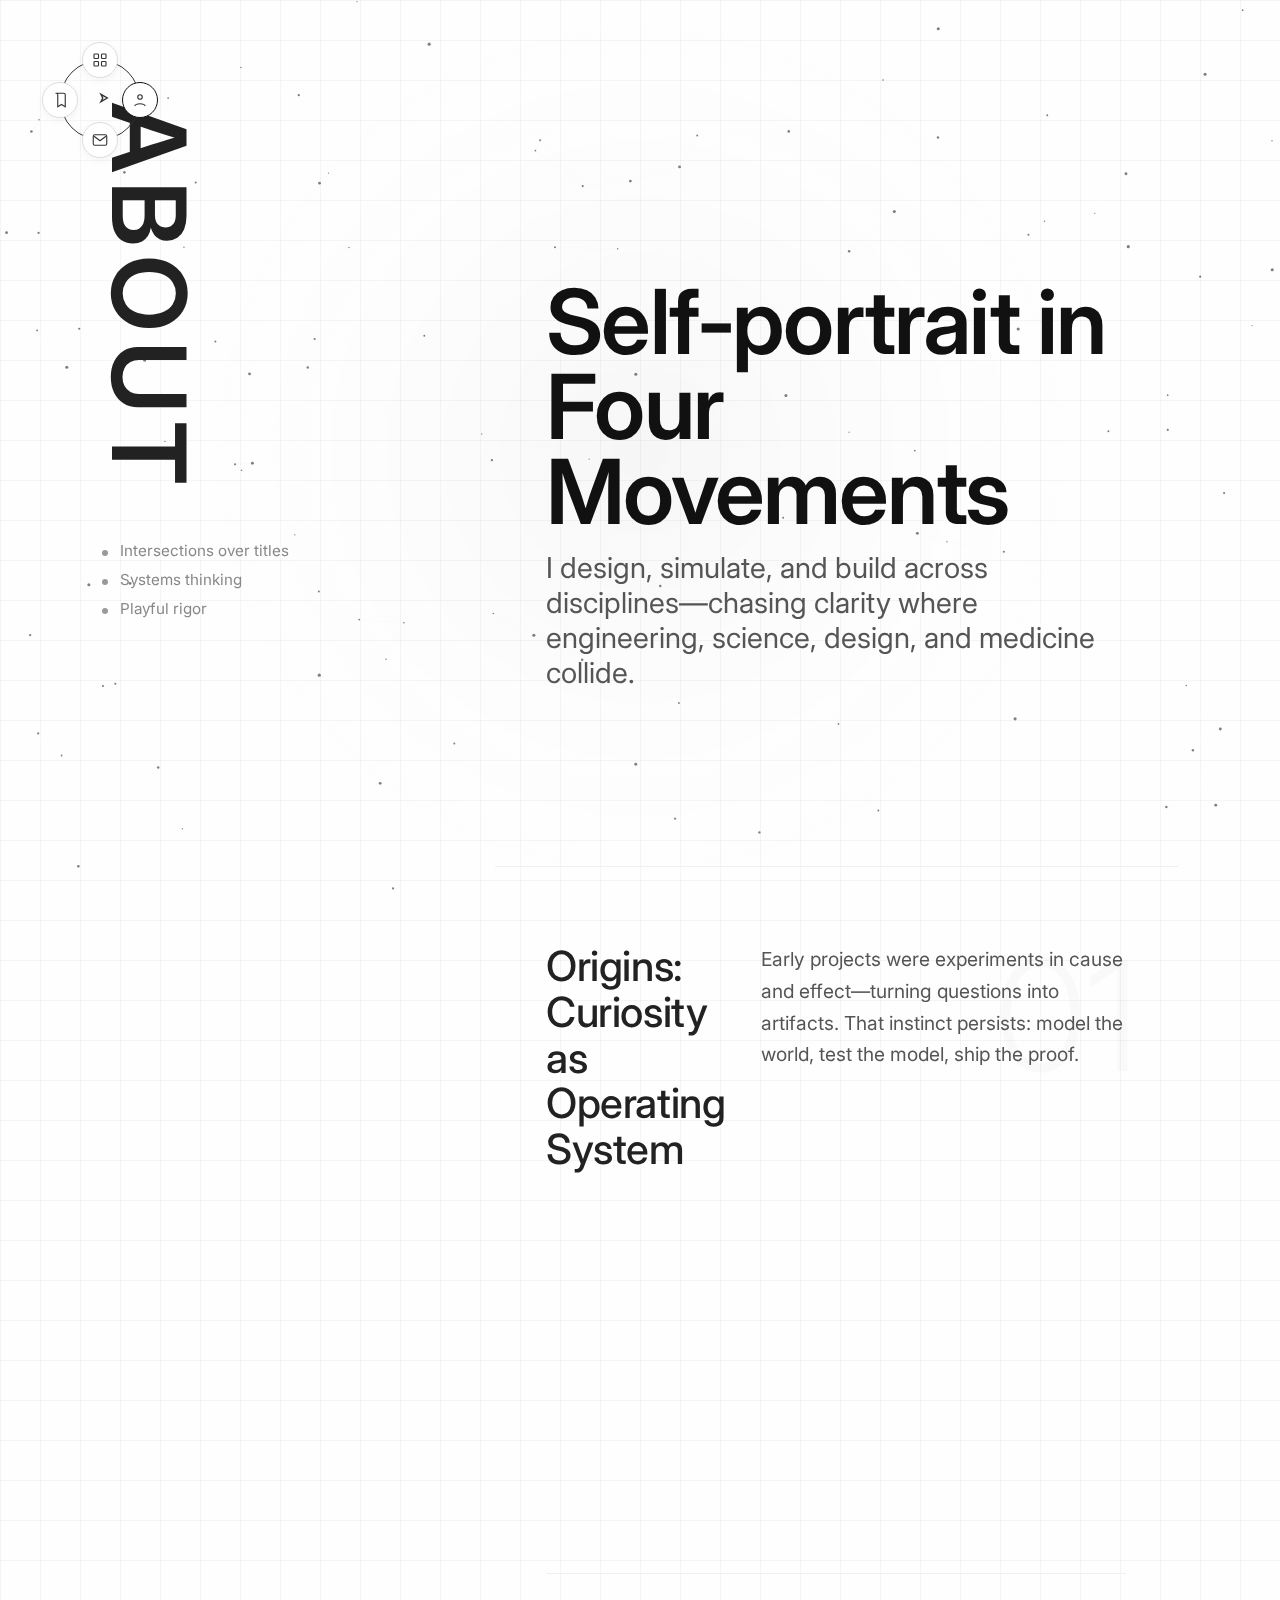
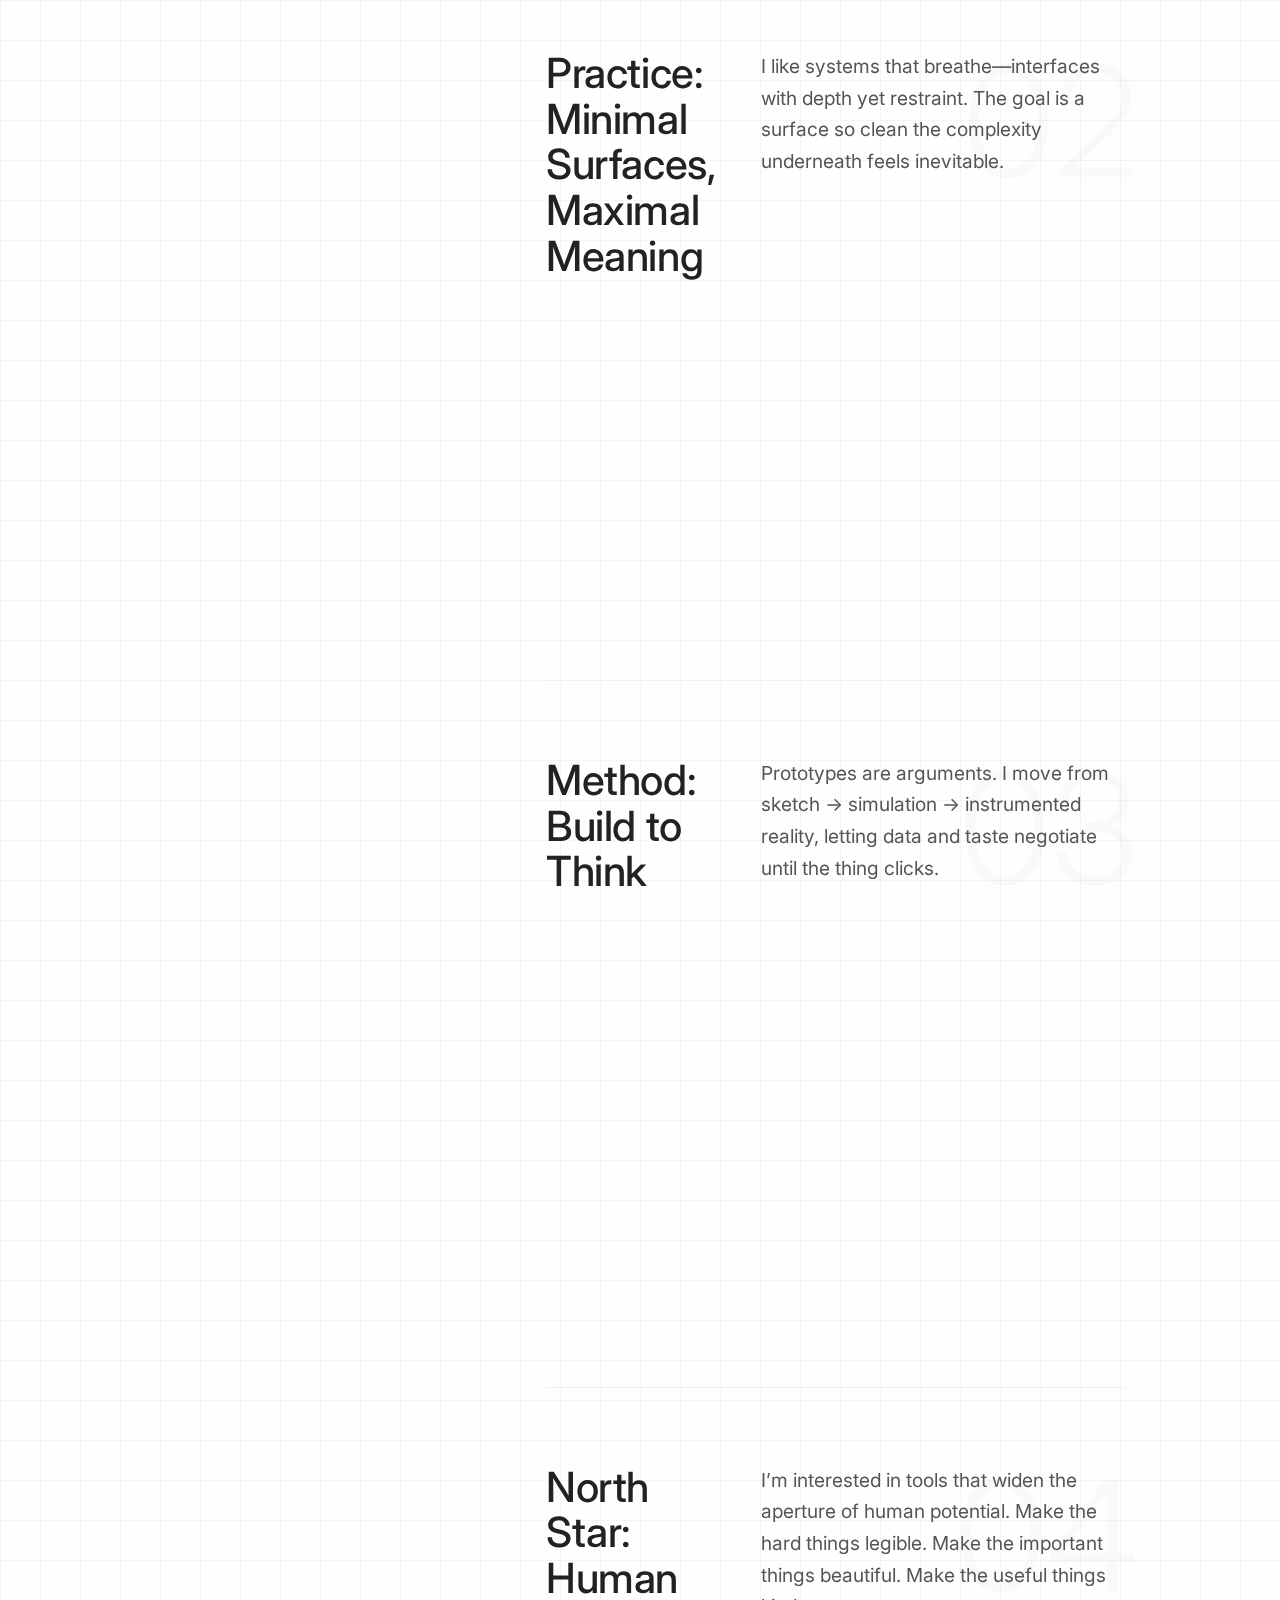
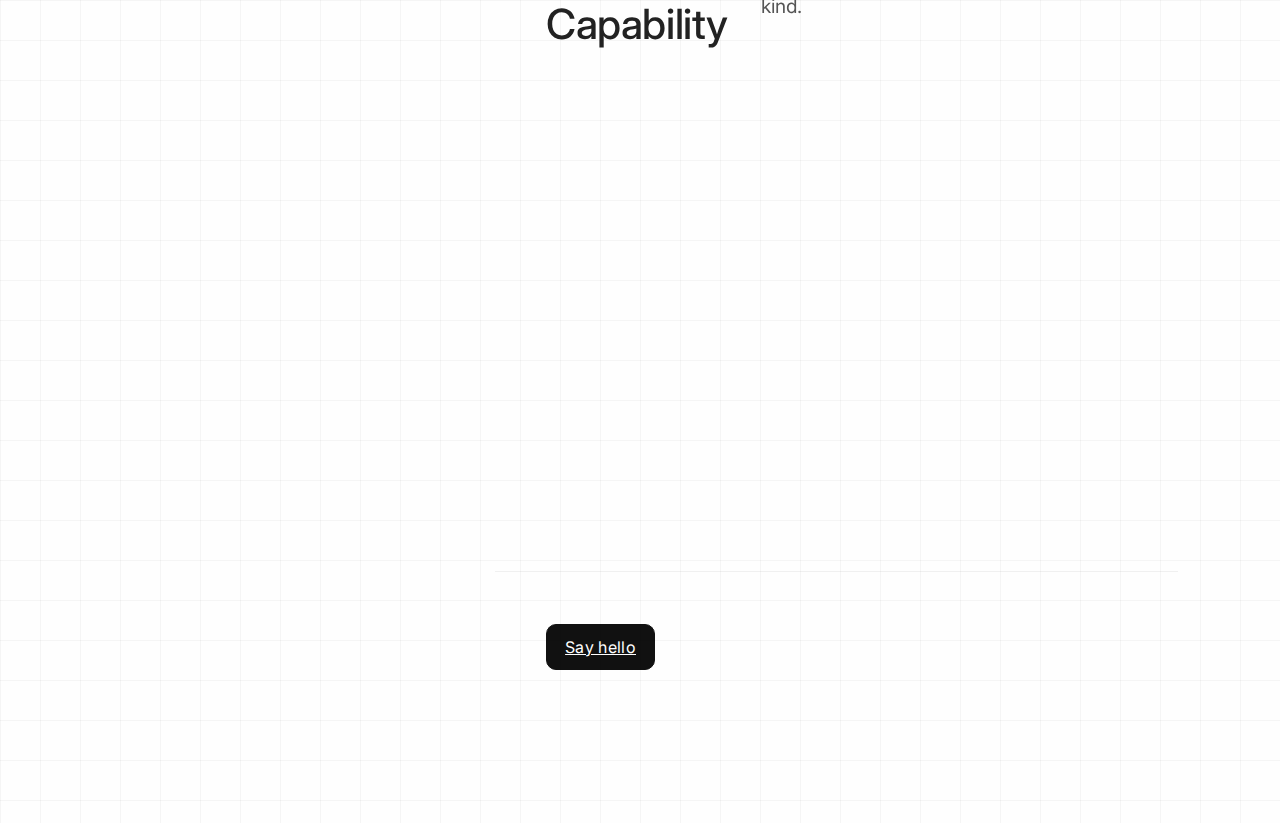
<file: about.html>
<!DOCTYPE html>
<html lang="en">
<head>
    <meta charset="UTF-8">
    <meta name="viewport" content="width=device-width, initial-scale=1.0">
    <title>About - Dhruvik Patel</title>
    <meta property="og:type" content="website">
    <meta name="description" content="About Dhruvik Patel">

    <!-- DNS prefetch for performance -->
    <link rel="dns-prefetch" href="//fonts.googleapis.com">
    <link rel="dns-prefetch" href="//fonts.gstatic.com">
    <link rel="preconnect" href="https://fonts.googleapis.com">
    <link rel="preconnect" href="https://fonts.gstatic.com" crossorigin>

    <!-- Google Fonts -->
    <link href="https://fonts.googleapis.com/css2?family=Inter:wght@300;400;500;600&display=swap" rel="stylesheet">

    <style>
        * {
            margin: 0;
            padding: 0;
            box-sizing: border-box;
        }

        /* Minimap navbar (lightweight, inline) */
        .minimap { position: fixed; top: 40px; left: 40px; width: 120px; height: 120px; z-index: 300; pointer-events: auto; }
        .minimap .mm-shell { position: absolute; inset: 0; border-radius: 50%; border: none; background: transparent; box-shadow: none; z-index: 0; }
         .minimap .mm-label { display: none; }
        .minimap .mm-center { position: absolute; inset: 0; display: flex; align-items: center; justify-content: center; pointer-events: none; }
         .minimap .mm-ring { position: absolute; border: 1px solid #333; border-radius: 50%; pointer-events: none; z-index: 1; }
        .minimap .mm-pointer { width: 22px; height: 22px; transition: transform 0.25s ease; }
        @media (prefers-reduced-motion: reduce) { .minimap .mm-pointer { transition: none !important; } }
        .minimap .mm-item { position: absolute; width: 36px; height: 36px; border-radius: 999px; background: #fff; border: 1px solid #ddd; display: flex; align-items: center; justify-content: center; color: #333; text-decoration: none; box-shadow: 0 2px 8px rgba(0,0,0,0.05); z-index: 2; }
        .minimap .mm-item.is-active { border-color: #111; }

        body {
            font-family: 'Inter', -apple-system, BlinkMacSystemFont, sans-serif;
            background: #fefefe;
            color: #222;
            overflow-x: hidden;
        }

        /* Back link style kept consistent with other pages */
        .nav-home {
            position: fixed;
            top: 40px;
            left: 40px;
            font-size: 0.9em;
            color: #888;
            text-decoration: none;
            z-index: 200;
            transition: color 0.2s ease;
        }

        .nav-home:hover {
            color: #333;
        }

        /* Fixed generative background canvas */
        #constellation {
            position: fixed;
            inset: 0;
            width: 100vw;
            height: 100vh;
            z-index: 0;
            pointer-events: none;
        }

        .about-grid {
            min-height: 100vh;
            display: grid;
            grid-template-columns: 1fr 2fr;
            gap: 4vw;
            padding: 8vw;
            position: relative;
            z-index: 1;
        }

        .about-grid::before {
            /* Subtle grid to echo visual language across pages */
            content: '';
            position: absolute;
            inset: 0;
            background-image:
                linear-gradient(to right, rgba(0,0,0,0.035) 1px, transparent 1px),
                linear-gradient(to bottom, rgba(0,0,0,0.035) 1px, transparent 1px);
            background-size: 40px 40px;
            pointer-events: none;
        }

        .column-left {
            position: sticky;
            top: 8vw;
            height: fit-content;
            align-self: start;
            padding-right: 2vw;
        }

        .vertical-word {
            writing-mode: vertical-rl;
            text-orientation: mixed;
            font-size: clamp(3rem, 8vw, 8rem);
            font-weight: 600;
            color: #222;
            letter-spacing: 0.08em;
            line-height: 0.9;
            margin-bottom: 3rem;
        }

        .left-meta {
            display: flex;
            flex-direction: column;
            gap: 0.6rem;
            color: #888;
            font-size: 0.95rem;
        }

        .left-meta .dot {
            width: 6px;
            height: 6px;
            background: #999;
            border-radius: 50%;
            display: inline-block;
            margin-right: 8px;
        }

        .column-right {
            max-width: 900px;
            width: 100%;
        }

        .hero {
            min-height: 85vh;
            display: flex;
            flex-direction: column;
            justify-content: center;
            padding: 6vw 4vw;
            position: relative;
            border-bottom: 1px solid #f0f0f0;
        }

        .kinetic-title {
            font-size: clamp(2.5rem, 7vw, 6rem);
            font-weight: 600;
            letter-spacing: -0.02em;
            line-height: 0.95;
            color: #111;
            margin-bottom: 1rem;
        }

        .kinetic-subtitle {
            font-size: clamp(1.2rem, 2.5vw, 1.8rem);
            color: #555;
            max-width: 60ch;
        }

        .sections {
            display: grid;
            gap: 6vw;
            padding: 6vw 4vw;
        }

        .movement {
            min-height: 70vh;
            display: grid;
            grid-template-columns: 1fr 2fr;
            gap: 2rem;
            align-items: start;
            position: relative;
            border-bottom: 1px solid #f0f0f0;
            padding-bottom: 6vw;
        }

        .movement:last-child {
            border-bottom: 0;
        }

        .movement-number {
            font-size: clamp(5rem, 12vw, 10rem);
            font-weight: 300;
            color: #f8f8f8;
            position: absolute;
            right: -1vw;
            top: -2vw;
            line-height: 1;
            z-index: -1;
            transform: translateY(20px);
            opacity: 0.8;
            transition: transform 0.5s ease, opacity 0.5s ease;
        }

        .movement.active .movement-number {
            transform: translateY(0);
            opacity: 1;
        }

        .movement h3 {
            font-size: clamp(1.6rem, 3.5vw, 2.6rem);
            font-weight: 500;
            letter-spacing: -0.01em;
            color: #222;
            line-height: 1.1;
        }

        .movement p {
            font-size: clamp(1rem, 2vw, 1.2rem);
            color: #555;
            line-height: 1.65;
            max-width: 60ch;
        }


        .cta {
            display: flex;
            align-items: center;
            gap: 1rem;
            padding: 4vw;
            border-top: 1px solid #f0f0f0;
        }

        .btn-primary {
            appearance: none;
            border: 1px solid #111;
            background: #111;
            color: #fff;
            padding: 12px 18px;
            border-radius: 10px;
            font-size: 1rem;
            letter-spacing: 0.02em;
            cursor: pointer;
            transition: transform 0.15s ease, box-shadow 0.2s ease, background 0.2s ease;
        }

        .btn-primary:hover {
            background: #000;
            box-shadow: 0 4px 12px rgba(0,0,0,0.15);
        }

        .btn-primary:active {
            transform: translateY(1px);
        }

        

        

        @media (max-width: 1024px) {
            .about-grid {
                grid-template-columns: 1fr;
                gap: 2vw;
                padding: 6vw;
            }

            .column-left {
                position: relative;
                top: 0;
                border-right: none;
                padding-right: 0;
                margin-bottom: 4vw;
                display: flex;
                align-items: center;
                justify-content: space-between;
            }

            .vertical-word {
                writing-mode: horizontal-tb;
                letter-spacing: -0.02em;
                line-height: 1;
                margin-bottom: 0;
            }

            .movement {
                grid-template-columns: 1fr;
                gap: 1rem;
                min-height: auto;
            }
        }

        @media (max-width: 768px) {
            .nav-home {
                top: 20px;
                left: 20px;
            }

            .about-grid {
                padding: 4vw;
            }
        }

        @media (prefers-reduced-motion: reduce) {
            .movement-number, .btn-primary {
                transition: none !important;
            }
        }
    </style>
</head>
<body>
     <nav class="minimap" id="minimap" role="navigation" aria-label="Site">
         <div class="mm-shell"></div>

        <!-- Orbit items -->
         <a class="mm-item" href="projects.html" data-angle="-90" aria-label="Projects" title="Projects">
            <svg width="18" height="18" viewBox="0 0 24 24" aria-hidden="true">
                <rect x="4" y="4" width="6" height="6" rx="1" fill="none" stroke="#333" stroke-width="1.5"/>
                <rect x="14" y="4" width="6" height="6" rx="1" fill="none" stroke="#333" stroke-width="1.5"/>
                <rect x="4" y="14" width="6" height="6" rx="1" fill="none" stroke="#333" stroke-width="1.5"/>
                <rect x="14" y="14" width="6" height="6" rx="1" fill="none" stroke="#333" stroke-width="1.5"/>
            </svg>
        </a>
         <a class="mm-item" href="journal.html" data-angle="180" aria-label="Journal" title="Journal">
            <svg width="18" height="18" viewBox="0 0 24 24" aria-hidden="true">
                <path d="M6 3h11a2 2 0 0 1 2 2v16l-5-3-5 3V5a2 2 0 0 0-2-2z" fill="none" stroke="#333" stroke-width="1.5"/>
            </svg>
        </a>
         <a class="mm-item" href="about.html" data-angle="0" aria-label="About" title="About">
            <svg width="18" height="18" viewBox="0 0 24 24" aria-hidden="true">
                <circle cx="12" cy="8" r="3" fill="none" stroke="#333" stroke-width="1.5"/>
                <path d="M5 20c1.5-4 12.5-4 14 0" fill="none" stroke="#333" stroke-width="1.5"/>
            </svg>
        </a>
         <a class="mm-item" href="contact.html" data-angle="90" aria-label="Contact" title="Contact">
            <svg width="18" height="18" viewBox="0 0 24 24" aria-hidden="true">
                <rect x="3" y="5" width="18" height="14" rx="2" fill="none" stroke="#333" stroke-width="1.5"/>
                <path d="M4 7l8 6 8-6" fill="none" stroke="#333" stroke-width="1.5"/>
            </svg>
        </a>

        <!-- Center pointer -->
         <div class="mm-center">
             <div class="mm-ring" id="mmRing"></div>
           <a href="index.html" class="mm-home" aria-label="Home">
               <svg class="mm-pointer" viewBox="0 0 24 24" aria-hidden="true">
                   <path d="M12 4 L16 11 L12 9 L8 11 Z" fill="#fff" stroke="#333" stroke-width="1.5"/>
               </svg>
           </a>
        </div>
    </nav>

    <!-- Generative background (constellation) -->
    <canvas id="constellation"></canvas>

    <div class="about-grid">
        <aside class="column-left">
            <div class="vertical-word">ABOUT</div>
            <div class="left-meta">
                <div><span class="dot"></span> Intersections over titles</div>
                <div><span class="dot"></span> Systems thinking</div>
                <div><span class="dot"></span> Playful rigor</div>
            </div>
        </aside>

        <main class="column-right">
            <section class="hero">
                <h1 class="kinetic-title">Self‑portrait in Four Movements</h1>
                <p class="kinetic-subtitle">I design, simulate, and build across disciplines—chasing clarity where engineering, science, design, and medicine collide.</p>
            </section>

            <section class="sections">
                <article class="movement" id="mv-1">
                    <div class="movement-number">01</div>
                    <h3>Origins: Curiosity as Operating System</h3>
                    <p>Early projects were experiments in cause and effect—turning questions into artifacts. That instinct persists: model the world, test the model, ship the proof.</p>
                </article>

                <article class="movement" id="mv-2">
                    <div class="movement-number">02</div>
                    <h3>Practice: Minimal Surfaces, Maximal Meaning</h3>
                    <p>I like systems that breathe—interfaces with depth yet restraint. The goal is a surface so clean the complexity underneath feels inevitable.</p>
                </article>

                <article class="movement" id="mv-3">
                    <div class="movement-number">03</div>
                    <h3>Method: Build to Think</h3>
                    <p>Prototypes are arguments. I move from sketch → simulation → instrumented reality, letting data and taste negotiate until the thing clicks.</p>
                </article>

                <article class="movement" id="mv-4">
                    <div class="movement-number">04</div>
                    <h3>North Star: Human Capability</h3>
                    <p>I’m interested in tools that widen the aperture of human potential. Make the hard things legible. Make the important things beautiful. Make the useful things kind.</p>
                </article>
            </section>

            

            <section class="cta">
                <a class="btn-primary" href="contact.html">Say hello</a>
            </section>
        </main>
    </div>

    <script>
        // Lightweight minimap logic
        (function() {
            const nav = document.getElementById('minimap');
            if (!nav) return;
            const items = nav.querySelectorAll('.mm-item');
            const pointer = nav.querySelector('.mm-pointer');
            const ring = document.getElementById('mmRing');

             function layoutItems() {
                const rect = nav.getBoundingClientRect();
                const cx = rect.width / 2;
                const cy = rect.height / 2;
                const itemHalf = 18;
                const radius = Math.min(cx, cy) - itemHalf - 2;
                items.forEach(el => {
                    const deg = Number(el.getAttribute('data-angle')) || 0;
                    const rad = (deg * Math.PI) / 180;
                    const x = cx + radius * Math.cos(rad) - itemHalf;
                    const y = cy + radius * Math.sin(rad) - itemHalf;
                    el.style.left = x + 'px';
                    el.style.top = y + 'px';
                });
                 if (ring) {
                     const d = radius * 2;
                     ring.style.width = d + 'px';
                     ring.style.height = d + 'px';
                     ring.style.left = (cx - radius) + 'px';
                     ring.style.top = (cy - radius) + 'px';
                 }
            }

            function rotatePointerTo(deg) {
                if (!pointer) return;
                const normalized = ((deg % 360) + 360) % 360;
                pointer.style.transform = 'rotate(' + (normalized + 90) + 'deg)';
            }

            function setActiveFromPath() {
                const file = (location.pathname.split('/').pop() || '').toLowerCase();
                let active = null;
                items.forEach(el => {
                    const href = (el.getAttribute('href') || '').toLowerCase();
                    const isActive = href === file;
                    el.classList.toggle('is-active', isActive);
                    if (isActive) active = el;
                });
                if (!active) {
                    active = Array.from(items).find(el => (el.getAttribute('href')||'').toLowerCase().includes('about.html')) || items[0];
                    if (active) active.classList.add('is-active');
                }
                 if (active) {
                     const angle = Number(active.getAttribute('data-angle')) || 0;
                     rotatePointerTo(angle);
                     active.setAttribute('aria-current', 'page');
                 }
            }

            items.forEach(el => {
                 const preview = () => {
                     const angle = Number(el.getAttribute('data-angle')) || 0;
                     rotatePointerTo(angle);
                 };
                el.addEventListener('mouseenter', preview);
                el.addEventListener('focus', preview);
                el.addEventListener('mouseleave', setActiveFromPath);
                el.addEventListener('blur', setActiveFromPath);
            });

            window.addEventListener('resize', layoutItems, { passive: true });
            layoutItems();
            setActiveFromPath();
        })();
        // Section activation on visibility (mirrors the style from other pages)
        const movements = document.querySelectorAll('.movement');
        const mvObserver = new IntersectionObserver((entries) => {
            entries.forEach(entry => {
                if (entry.isIntersecting) {
                    entry.target.classList.add('active');
                } else {
                    entry.target.classList.remove('active');
                }
            });
        }, { threshold: 0.5 });
        movements.forEach(m => mvObserver.observe(m));

        // Generative constellation background
        // Intent: A subtle, living field that responds to the cursor and breathes.
        // Designed to be light: ~120 particles on desktop, fewer on mobile; reduces to static on reduced-motion.
        (function() {
            const canvas = document.getElementById('constellation');
            if (!canvas) return;
            const ctx = canvas.getContext('2d');

            let width = canvas.width = window.innerWidth;
            let height = canvas.height = window.innerHeight;

            const prefersReducedMotion = window.matchMedia && window.matchMedia('(prefers-reduced-motion: reduce)').matches;

            const particleCountTarget = Math.max(60, Math.min(160, Math.floor(width / 12)));
            const particles = [];
            const mouse = { x: width / 2, y: height / 2, active: false };
            let needsRender = true;
            let animationId = null;

            function random(min, max) { return Math.random() * (max - min) + min; }

            function createParticles() {
                particles.length = 0;
                const count = particleCountTarget;
                for (let i = 0; i < count; i++) {
                    particles.push({
                        x: random(0, width),
                        y: random(0, height),
                        vx: random(-0.25, 0.25),
                        vy: random(-0.25, 0.25),
                        r: random(0.6, 1.6)
                    });
                }
            }

            function draw(now) {
                if (!needsRender) {
                    animationId = requestAnimationFrame(draw);
                    return;
                }

                ctx.clearRect(0, 0, width, height);

                // Gentle background vignette for depth
                const gradient = ctx.createRadialGradient(width/2, height/2, Math.min(width, height)/2, width/2, height/2, 0);
                gradient.addColorStop(0, 'rgba(255,255,255,0)');
                gradient.addColorStop(1, 'rgba(0,0,0,0.03)');
                ctx.fillStyle = gradient;
                ctx.fillRect(0, 0, width, height);

                // Update and render particles
                for (let i = 0; i < particles.length; i++) {
                    const p = particles[i];

                    // Mild breathing motion
                    if (!prefersReducedMotion) {
                        const t = now * 0.00007;
                        p.vx += Math.sin(p.y * 0.0008 + t) * 0.00015;
                        p.vy += Math.cos(p.x * 0.0008 + t) * 0.00015;
                    }

                    // Cursor influence
                    if (mouse.active && !prefersReducedMotion) {
                        const dx = p.x - mouse.x;
                        const dy = p.y - mouse.y;
                        const dist2 = dx*dx + dy*dy;
                        const radius = 120;
                        if (dist2 < radius*radius) {
                            const force = (radius - Math.sqrt(dist2)) / radius * 0.6;
                            p.vx += (dx / (Math.sqrt(dist2) + 0.0001)) * force * 0.6;
                            p.vy += (dy / (Math.sqrt(dist2) + 0.0001)) * force * 0.6;
                        }
                    }

                    p.x += p.vx;
                    p.y += p.vy;

                    // Soft bounds with wrap
                    if (p.x < -10) p.x = width + 10;
                    if (p.x > width + 10) p.x = -10;
                    if (p.y < -10) p.y = height + 10;
                    if (p.y > height + 10) p.y = -10;

                    ctx.beginPath();
                    ctx.arc(p.x, p.y, p.r, 0, Math.PI * 2);
                    ctx.fillStyle = 'rgba(0,0,0,0.5)';
                    ctx.fill();
                }

                // Connect nearby particles
                ctx.strokeStyle = 'rgba(0,0,0,0.08)';
                for (let i = 0; i < particles.length; i++) {
                    for (let j = i + 1; j < particles.length; j++) {
                        const a = particles[i];
                        const b = particles[j];
                        const dx = a.x - b.x;
                        const dy = a.y - b.y;
                        const d2 = dx*dx + dy*dy;
                        const maxDist = 130; // tuned for elegance
                        if (d2 < maxDist * maxDist) {
                            const alpha = 1 - (Math.sqrt(d2) / maxDist);
                            ctx.globalAlpha = Math.max(0.02, alpha * 0.15);
                            ctx.beginPath();
                            ctx.moveTo(a.x, a.y);
                            ctx.lineTo(b.x, b.y);
                            ctx.stroke();
                        }
                    }
                }
                ctx.globalAlpha = 1;

                needsRender = false;
                animationId = requestAnimationFrame(draw);
            }

            function resize() {
                width = canvas.width = window.innerWidth;
                height = canvas.height = window.innerHeight;
                createParticles();
                needsRender = true;
            }

            function kick() {
                // Small impulse to create a delightful response on click/tap
                if (prefersReducedMotion) return;
                for (let i = 0; i < 12; i++) {
                    const idx = Math.floor(Math.random() * particles.length);
                    const p = particles[idx];
                    p.vx += (Math.random() - 0.5) * 2.2;
                    p.vy += (Math.random() - 0.5) * 2.2;
                }
                needsRender = true;
            }

            // Events
            window.addEventListener('resize', resize);
            window.addEventListener('mousemove', (e) => {
                mouse.x = e.clientX;
                mouse.y = e.clientY;
                mouse.active = true;
                needsRender = true;
            }, { passive: true });
            window.addEventListener('mouseleave', () => { mouse.active = false; }, { passive: true });
            window.addEventListener('click', kick, { passive: true });

            // Init
            createParticles();
            // Draw once if reduced motion; otherwise run smart loop that only re-renders on demand
            if (prefersReducedMotion) {
                // Static frame
                needsRender = true;
                draw(performance.now());
            } else {
                needsRender = true;
                animationId = requestAnimationFrame(draw);
            }

            // Cleanup on unload
            window.addEventListener('beforeunload', () => {
                if (animationId) cancelAnimationFrame(animationId);
            });
        })();
    </script>
</body>
</html>
</file>
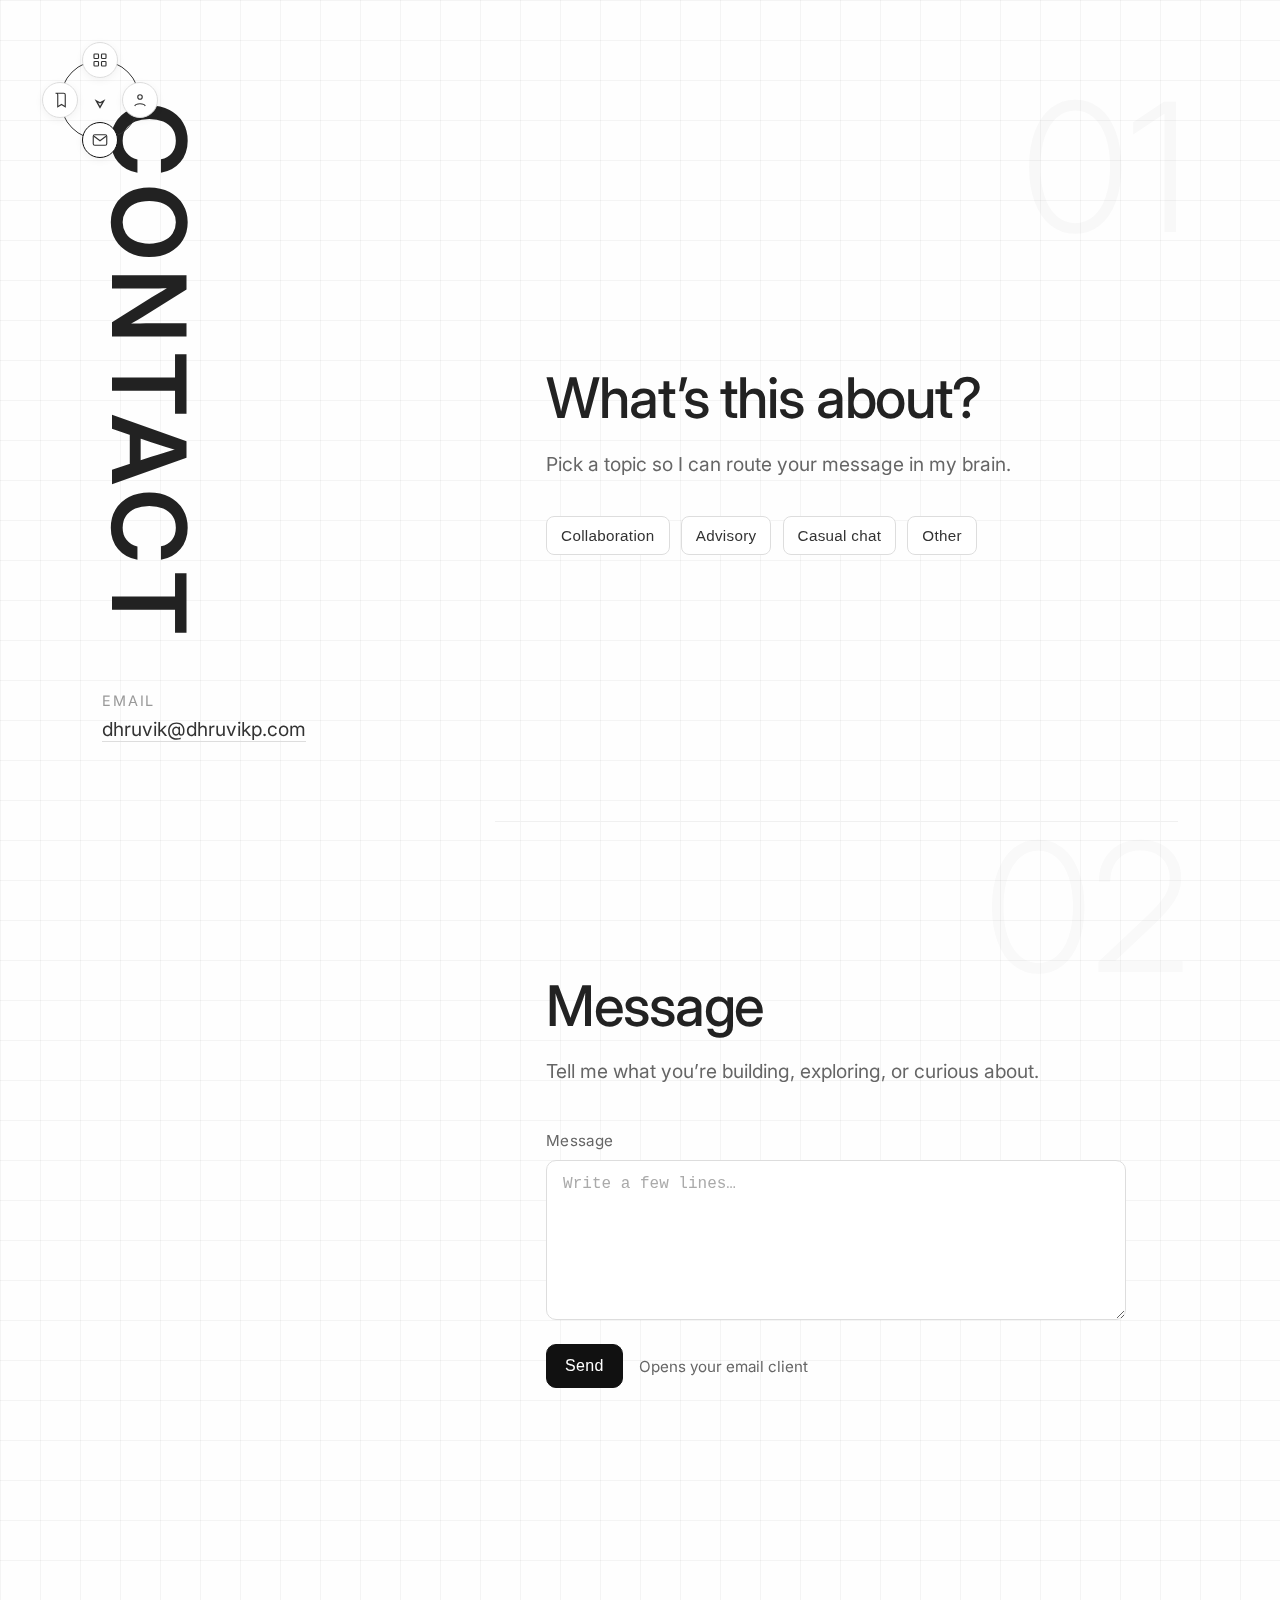
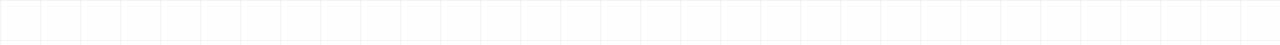
<file: contact.html>
<!DOCTYPE html>
<html lang="en">
<head>
    <meta charset="UTF-8">
    <meta name="viewport" content="width=device-width, initial-scale=1.0">
    <title>Contact - Dhruvik Patel</title>
    <meta property="og:type" content="website">
    <meta name="description" content="Contact Dhruvik Patel">

    <!-- DNS prefetch for performance -->
    <link rel="dns-prefetch" href="//fonts.googleapis.com">
    <link rel="dns-prefetch" href="//fonts.gstatic.com">
    <link rel="preconnect" href="https://fonts.googleapis.com">
    <link rel="preconnect" href="https://fonts.gstatic.com" crossorigin>

    <!-- Google Fonts -->
    <link href="https://fonts.googleapis.com/css2?family=Inter:wght@300;400;500;600&display=swap" rel="stylesheet">

    <style>
        * {
            margin: 0;
            padding: 0;
            box-sizing: border-box;
        }

        body {
            font-family: 'Inter', -apple-system, BlinkMacSystemFont, sans-serif;
            background: #fefefe;
            color: #333;
            overflow-x: hidden;
        }

        .nav-home {
            position: fixed;
            top: 40px;
            left: 40px;
            font-size: 0.9em;
            color: #888;
            text-decoration: none;
            z-index: 100;
            transition: color 0.2s ease;
        }

        .nav-home:hover {
            color: #333;
        }
        
        /* Minimap navbar (lightweight, inline) */
         .minimap { position: fixed; top: 40px; left: 40px; width: 120px; height: 120px; z-index: 300; pointer-events: auto; }
         .minimap .mm-shell { position: absolute; inset: 0; border-radius: 50%; border: none; background: transparent; box-shadow: none; z-index: 0; }
         .minimap .mm-label { display: none; }
         .minimap .mm-center { position: absolute; inset: 0; display: flex; align-items: center; justify-content: center; pointer-events: none; }
         .minimap .mm-home { width: 40px; height: 40px; border-radius: 50%; display: flex; align-items: center; justify-content: center; text-decoration: none; pointer-events: auto; z-index: 3; }
         .minimap .mm-ring { position: absolute; border: 1px solid #333; border-radius: 50%; pointer-events: none; z-index: 1; }
        .minimap .mm-pointer { width: 22px; height: 22px; transition: transform 0.25s ease; }
        @media (prefers-reduced-motion: reduce) { .minimap .mm-pointer { transition: none !important; } }
         .minimap .mm-item { position: absolute; width: 36px; height: 36px; border-radius: 999px; background: #fff; border: 1px solid #ddd; display: flex; align-items: center; justify-content: center; color: #333; text-decoration: none; box-shadow: 0 2px 8px rgba(0,0,0,0.05); z-index: 2; }
        .minimap .mm-item.is-active { border-color: #111; }
        
        .contact-grid {
            min-height: 100vh;
            display: grid;
            grid-template-columns: 1fr 2fr;
            gap: 4vw;
            padding: 8vw;
            position: relative;
        }

        /* Subtle grid background */
        .contact-grid::before {
            content: '';
            position: absolute;
            inset: 0;
            background-image:
                linear-gradient(to right, rgba(0,0,0,0.04) 1px, transparent 1px),
                linear-gradient(to bottom, rgba(0,0,0,0.04) 1px, transparent 1px);
            background-size: 40px 40px;
            pointer-events: none;
        }

        .column-left {
            position: sticky;
            top: 8vw;
            height: fit-content;
            align-self: start;
            padding-right: 2vw;
        }

        .vertical-word {
            writing-mode: vertical-rl;
            text-orientation: mixed;
            font-size: clamp(3rem, 8vw, 8rem);
            font-weight: 600;
            color: #222;
            letter-spacing: 0.08em;
            line-height: 0.9;
            margin-bottom: 3rem;
        }

        .contact-direct {
            display: flex;
            flex-direction: column;
            gap: 0.5rem;
        }

        .contact-direct .label {
            font-size: 0.9rem;
            color: #999;
            letter-spacing: 0.12em;
        }

        .email-link {
            font-size: clamp(1rem, 2vw, 1.2rem);
            color: #333;
            text-decoration: none;
            border-bottom: 1px solid #ddd;
            width: fit-content;
            transition: color 0.2s ease, border-color 0.2s ease;
        }

        .email-link:hover {
            color: #000;
            border-color: #333;
        }

        .form-steps {
            max-width: 800px;
            width: 100%;
        }

        .step {
            min-height: 80vh;
            display: flex;
            flex-direction: column;
            justify-content: center;
            position: relative;
            padding: 6vw 4vw;
            border-bottom: 1px solid #f0f0f0;
        }

        .step:last-child {
            border-bottom: 0;
        }

        .step-number {
            position: absolute;
            right: -1vw;
            top: -2vw;
            font-size: clamp(6rem, 14vw, 12rem);
            font-weight: 300;
            color: #f8f8f8;
            line-height: 1;
            z-index: -1;
            transform: translateY(20px);
            transition: transform 0.5s ease, opacity 0.5s ease;
            opacity: 0.8;
        }

        .step.active .step-number {
            transform: translateY(0);
            opacity: 1;
        }

        .step-title {
            font-size: clamp(2rem, 5vw, 3.5rem);
            font-weight: 500;
            line-height: 1.05;
            color: #222;
            letter-spacing: -0.02em;
            margin-bottom: 1.5rem;
        }

        .step-desc {
            font-size: clamp(1rem, 2vw, 1.2rem);
            color: #666;
            margin-bottom: 2rem;
            max-width: 60ch;
        }

        .chips {
            display: flex;
            flex-wrap: wrap;
            gap: 0.7rem;
            margin-top: 0.5rem;
        }

        .chip {
            appearance: none;
            border: 1px solid #ddd;
            background: #fff;
            color: #333;
            padding: 10px 14px;
            border-radius: 8px;
            font-size: 0.95rem;
            letter-spacing: 0.02em;
            cursor: pointer;
            transition: background 0.2s ease, transform 0.15s ease, border-color 0.2s ease;
        }

        .chip:hover {
            background: #f8f8f8;
        }

        .chip.active {
            background: #111;
            color: #fff;
            border-color: #111;
        }

        .field {
            display: flex;
            flex-direction: column;
            gap: 0.6rem;
            margin-top: 1rem;
            max-width: 580px;
        }

        label {
            font-size: 0.95rem;
            color: #666;
            letter-spacing: 0.02em;
        }

        textarea {
            appearance: none;
            border: 1px solid #ddd;
            border-radius: 10px;
            padding: 14px 16px;
            font-size: 1rem;
            color: #222;
            background: #fff;
            outline: none;
            transition: border-color 0.2s ease, box-shadow 0.2s ease;
        }

        textarea::placeholder {
            color: #aaa;
        }

        textarea:focus {
            border-color: #333;
            box-shadow: 0 0 0 3px rgba(0,0,0,0.05);
        }

        textarea {
            resize: vertical;
            min-height: 160px;
        }

        .actions {
            display: flex;
            align-items: center;
            gap: 1rem;
            margin-top: 1.5rem;
        }

        .btn-primary {
            appearance: none;
            border: 1px solid #111;
            background: #111;
            color: #fff;
            padding: 12px 18px;
            border-radius: 10px;
            font-size: 1rem;
            letter-spacing: 0.02em;
            cursor: pointer;
            transition: transform 0.15s ease, box-shadow 0.2s ease, background 0.2s ease;
        }

        .btn-primary:hover {
            background: #000;
            box-shadow: 0 4px 12px rgba(0,0,0,0.15);
        }

        .btn-primary:active {
            transform: translateY(1px);
        }

        .mailto-fallback {
            font-size: 0.95rem;
            color: #666;
        }

        .mailto-fallback a {
            color: #333;
            text-decoration: none;
            border-bottom: 1px solid #ddd;
        }

        .mailto-fallback a:hover {
            border-color: #333;
        }

        @media (max-width: 1024px) {
            .contact-grid {
                grid-template-columns: 1fr;
                gap: 2vw;
                padding: 6vw;
            }

            .column-left {
                position: relative;
                top: 0;
                border-right: none;
                padding-right: 0;
                margin-bottom: 4vw;
                display: flex;
                align-items: center;
                justify-content: space-between;
            }

            .vertical-word {
                writing-mode: horizontal-tb;
                letter-spacing: -0.02em;
                line-height: 1;
                margin-bottom: 0;
            }
        }

        @media (max-width: 768px) {
            .nav-home {
                top: 20px;
                left: 20px;
            }

            .contact-grid {
                padding: 4vw;
            }

            .step {
                min-height: auto;
                padding: 16vw 2vw 12vw 2vw;
            }
        }

        @media (prefers-reduced-motion: reduce) {
            .step-number, .chip, .btn-primary {
                transition: none !important;
            }
        }
    </style>
</head>
<body>
     <nav class="minimap" id="minimap" role="navigation" aria-label="Site">
         <div class="mm-shell"></div>

        <!-- Orbit items -->
        <a class="mm-item" href="projects.html" data-angle="-90" aria-label="Projects" title="Projects">
            <svg width="18" height="18" viewBox="0 0 24 24" aria-hidden="true">
                <rect x="4" y="4" width="6" height="6" rx="1" fill="none" stroke="#333" stroke-width="1.5"/>
                <rect x="14" y="4" width="6" height="6" rx="1" fill="none" stroke="#333" stroke-width="1.5"/>
                <rect x="4" y="14" width="6" height="6" rx="1" fill="none" stroke="#333" stroke-width="1.5"/>
                <rect x="14" y="14" width="6" height="6" rx="1" fill="none" stroke="#333" stroke-width="1.5"/>
            </svg>
        </a>
        <a class="mm-item" href="journal.html" data-angle="180" aria-label="Journal" title="Journal">
            <svg width="18" height="18" viewBox="0 0 24 24" aria-hidden="true">
                <path d="M6 3h11a2 2 0 0 1 2 2v16l-5-3-5 3V5a2 2 0 0 0-2-2z" fill="none" stroke="#333" stroke-width="1.5"/>
            </svg>
        </a>
        <a class="mm-item" href="about.html" data-angle="0" aria-label="About" title="About">
            <svg width="18" height="18" viewBox="0 0 24 24" aria-hidden="true">
                <circle cx="12" cy="8" r="3" fill="none" stroke="#333" stroke-width="1.5"/>
                <path d="M5 20c1.5-4 12.5-4 14 0" fill="none" stroke="#333" stroke-width="1.5"/>
            </svg>
        </a>
        <a class="mm-item" href="contact.html" data-angle="90" aria-label="Contact" title="Contact">
            <svg width="18" height="18" viewBox="0 0 24 24" aria-hidden="true">
                <rect x="3" y="5" width="18" height="14" rx="2" fill="none" stroke="#333" stroke-width="1.5"/>
                <path d="M4 7l8 6 8-6" fill="none" stroke="#333" stroke-width="1.5"/>
            </svg>
        </a>

        <!-- Center pointer -->
        <div class="mm-center">
            <div class="mm-ring" id="mmRing"></div>
            <a href="index.html" class="mm-home" aria-label="Home">
                <svg class="mm-pointer" viewBox="0 0 24 24" aria-hidden="true">
                    <path d="M12 4 L16 11 L12 9 L8 11 Z" fill="#fff" stroke="#333" stroke-width="1.5"/>
                </svg>
            </a>
        </div>
    </nav>

    <div class="contact-grid">
        <aside class="column-left">
            <div class="vertical-word">CONTACT</div>
            <div class="contact-direct">
                <div class="label">EMAIL</div>
                <a id="emailLink" class="email-link" href="#" rel="nofollow noopener noreferrer">Loading…</a>
            </div>
        </aside>

        <main class="form-steps">
            <section class="step" id="step-1">
                <div class="step-number">01</div>
                <h2 class="step-title">What’s this about?</h2>
                <p class="step-desc">Pick a topic so I can route your message in my brain.</p>
                <div class="chips" role="group" aria-label="Topic">
                    <button type="button" class="chip" data-value="Collaboration">Collaboration</button>
                    <button type="button" class="chip" data-value="Advisory">Advisory</button>
                    <button type="button" class="chip" data-value="Casual chat">Casual chat</button>
                    <button type="button" class="chip" data-value="Other">Other</button>
                </div>
                <input type="hidden" id="topic" name="topic" value="">
            </section>

            <section class="step" id="step-3">
                <div class="step-number">02</div>
                <h2 class="step-title">Message</h2>
                <p class="step-desc">Tell me what you’re building, exploring, or curious about.</p>
                <div class="field">
                    <label for="message">Message</label>
                    <textarea id="message" name="message" placeholder="Write a few lines…"></textarea>
                </div>
                <div class="actions">
                    <button id="submitBtn" class="btn-primary" type="button">Send</button>
                    <span class="mailto-fallback">Opens your email client</span>
                </div>
            </section>
        </main>
    </div>

    <script>
        // Lightweight minimap logic (reused)
        (function() {
            const nav = document.getElementById('minimap');
            if (!nav) return;
            const items = nav.querySelectorAll('.mm-item');
            const pointer = nav.querySelector('.mm-pointer');
            const ring = document.getElementById('mmRing');

            function layoutItems() {
                const rect = nav.getBoundingClientRect();
                const cx = rect.width / 2;
                const cy = rect.height / 2;
                const itemHalf = 18;
                const radius = Math.min(cx, cy) - itemHalf - 2;
                items.forEach(el => {
                    const deg = Number(el.getAttribute('data-angle')) || 0;
                    const rad = (deg * Math.PI) / 180;
                    const x = cx + radius * Math.cos(rad) - itemHalf;
                    const y = cy + radius * Math.sin(rad) - itemHalf;
                    el.style.left = x + 'px';
                    el.style.top = y + 'px';
                });
                if (ring) {
                    const d = radius * 2;
                    ring.style.width = d + 'px';
                    ring.style.height = d + 'px';
                    ring.style.left = (cx - radius) + 'px';
                    ring.style.top = (cy - radius) + 'px';
                }
            }

            function rotatePointerTo(deg) {
                if (!pointer) return;
                const normalized = ((deg % 360) + 360) % 360;
                pointer.style.transform = 'rotate(' + (normalized + 90) + 'deg)';
            }

            function setActiveFromPath() {
                const file = (location.pathname.split('/').pop() || '').toLowerCase();
                let active = null;
                items.forEach(el => {
                    const href = (el.getAttribute('href') || '').toLowerCase();
                    const isActive = href === file;
                    el.classList.toggle('is-active', isActive);
                    if (isActive) active = el;
                });
                if (!active) {
                    active = Array.from(items).find(el => (el.getAttribute('href')||'').toLowerCase().includes('contact.html')) || items[0];
                    if (active) active.classList.add('is-active');
                }
                if (active) {
                    const angle = Number(active.getAttribute('data-angle')) || 0;
                    rotatePointerTo(angle);
                    active.setAttribute('aria-current', 'page');
                }
            }

            items.forEach(el => {
                const preview = () => {
                    const angle = Number(el.getAttribute('data-angle')) || 0;
                    rotatePointerTo(angle);
                };
                el.addEventListener('mouseenter', preview);
                el.addEventListener('focus', preview);
                el.addEventListener('mouseleave', setActiveFromPath);
                el.addEventListener('blur', setActiveFromPath);
            });

            window.addEventListener('resize', layoutItems, { passive: true });
            layoutItems();
            setActiveFromPath();
        })();
        // Step activation based on visibility
        const steps = document.querySelectorAll('.step');
        const observer = new IntersectionObserver((entries) => {
            entries.forEach(entry => {
                if (entry.isIntersecting) {
                    entry.target.classList.add('active');
                } else {
                    entry.target.classList.remove('active');
                }
            });
        }, { threshold: 0.5 });
        steps.forEach(step => observer.observe(step));

        // Topic chips selection with auto-scroll to message and autofocus
        const chipButtons = document.querySelectorAll('.chip');
        const topicInput = document.getElementById('topic');
        const messageSection = document.getElementById('step-3');
        let selectedTopic = '';
        chipButtons.forEach(btn => {
            btn.addEventListener('click', () => {
                const wasActive = btn.classList.contains('active');
                chipButtons.forEach(b => b.classList.remove('active'));
                if (!wasActive) {
                    btn.classList.add('active');
                    selectedTopic = btn.getAttribute('data-value') || '';
                } else {
                    selectedTopic = '';
                }
                topicInput.value = selectedTopic;
                updateMailto();
                // Smooth scroll to message
                if (messageSection) {
                    const prefersReducedMotion = window.matchMedia && window.matchMedia('(prefers-reduced-motion: reduce)').matches;
                    messageSection.scrollIntoView({ behavior: prefersReducedMotion ? 'auto' : 'smooth', block: 'start' });
                }
                // Autofocus message textarea shortly after scroll starts
                if (messageInput && typeof messageInput.focus === 'function') {
                    setTimeout(() => {
                        try { messageInput.focus({ preventScroll: true }); } catch (_) { messageInput.focus(); }
                    }, 250);
                }
            });
        });

        // Build mailto link dynamically (no email field required)
        const submitBtn = document.getElementById('submitBtn');
        const messageInput = document.getElementById('message');

        // Email obfuscation and reveal (must come BEFORE first updateMailto() call)
        function buildEmail() {
            const u = [100,104,114,117,118,105,107].map(c => String.fromCharCode(c)).join('');
            const d = [100,104,114,117,118,105,107,112].map(c => String.fromCharCode(c)).join('') + '.' + ['c','o','m'].join('');
            return u + '@' + d;
        }
        const obfuscatedEmail = buildEmail();
        const emailLinkEl = document.getElementById('emailLink');
        if (emailLinkEl) {
            emailLinkEl.textContent = obfuscatedEmail;
            emailLinkEl.setAttribute('href', 'mailto:' + obfuscatedEmail);
        }

        function updateMailto() {
            const to = obfuscatedEmail;
            const message = (messageInput && messageInput.value || '').trim();
            const subjectBase = 'Contact via website';
            const subject = selectedTopic ? `${subjectBase}: ${selectedTopic}` : subjectBase;

            const body = message;

            const href = `mailto:${to}?subject=${encodeURIComponent(subject)}&body=${encodeURIComponent(body)}`;
            if (submitBtn) submitBtn.setAttribute('data-href', href);
        }

        messageInput.addEventListener('input', updateMailto);
        updateMailto();

        submitBtn.addEventListener('click', (e) => {
            e.preventDefault();
            const href = submitBtn.getAttribute('data-href');
            if (href) {
                window.location.href = href;
            }
        });
    </script>
</body>
</html>
</file>
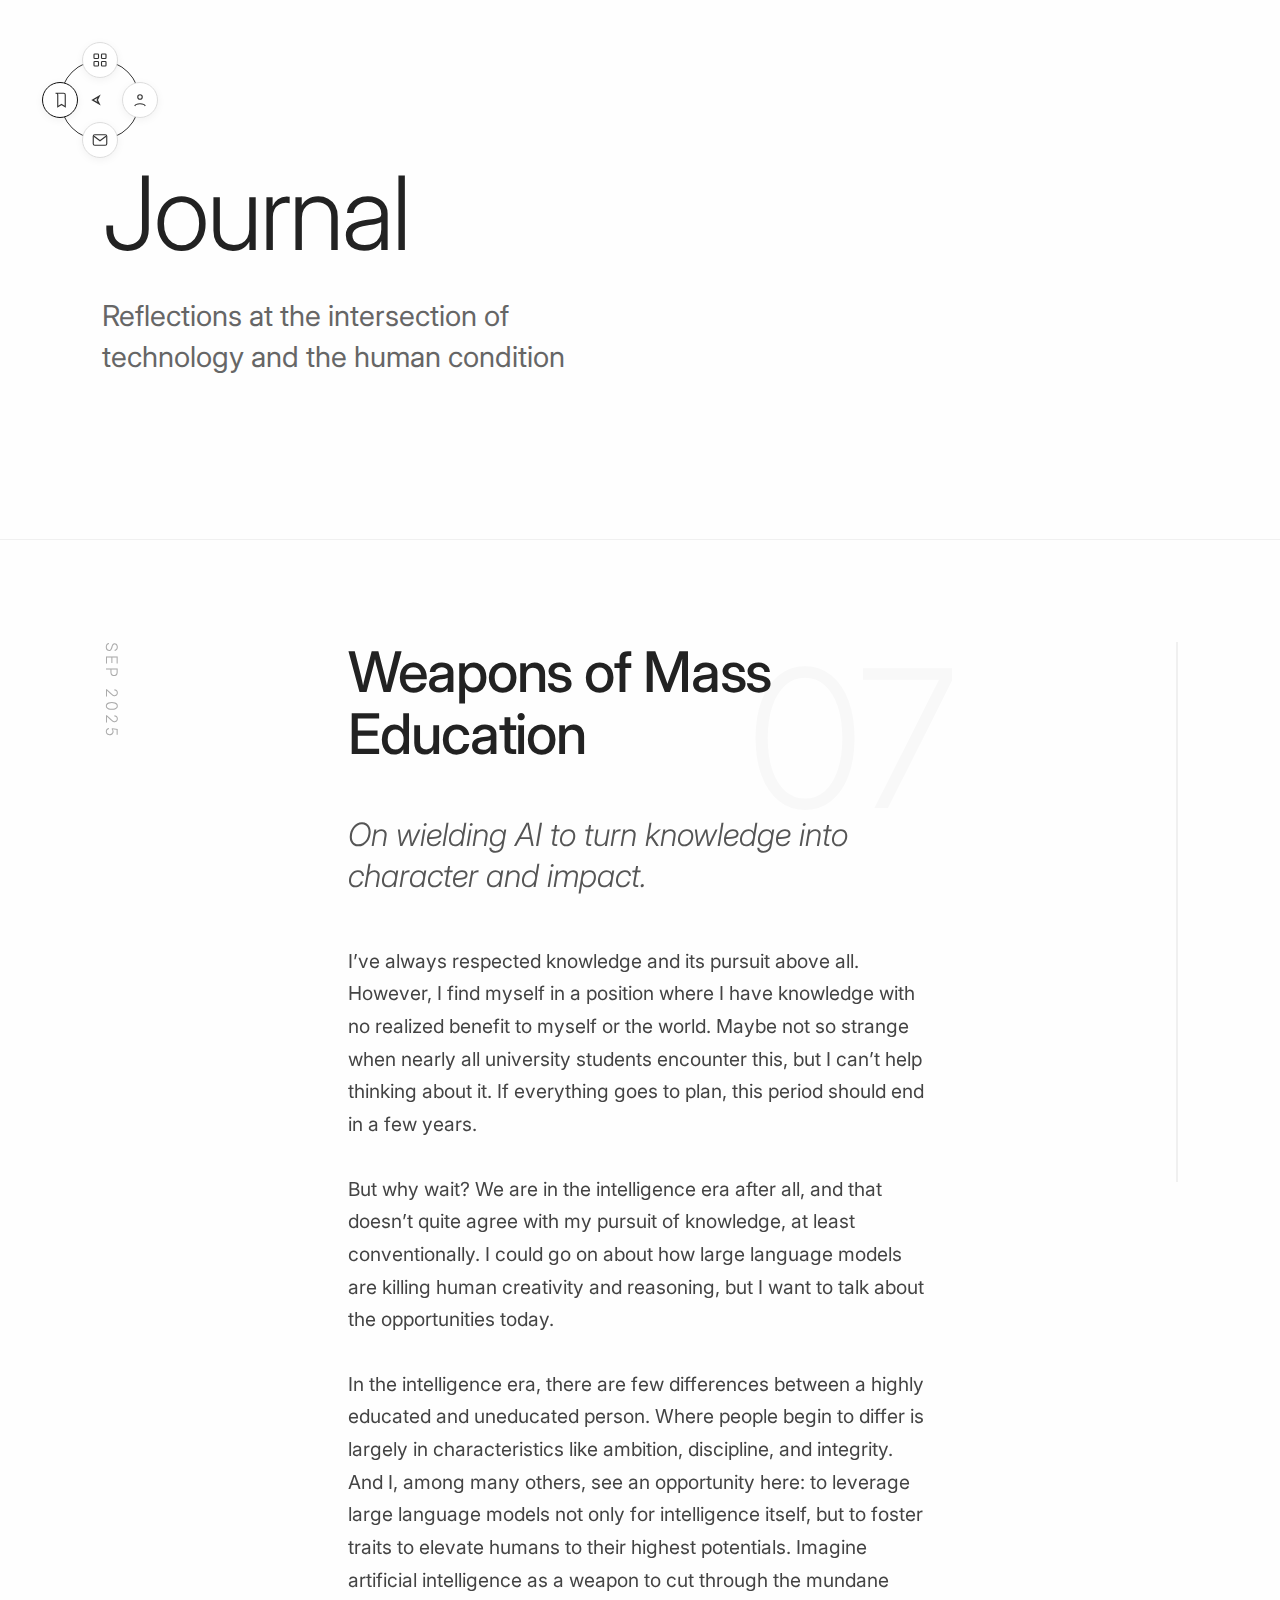
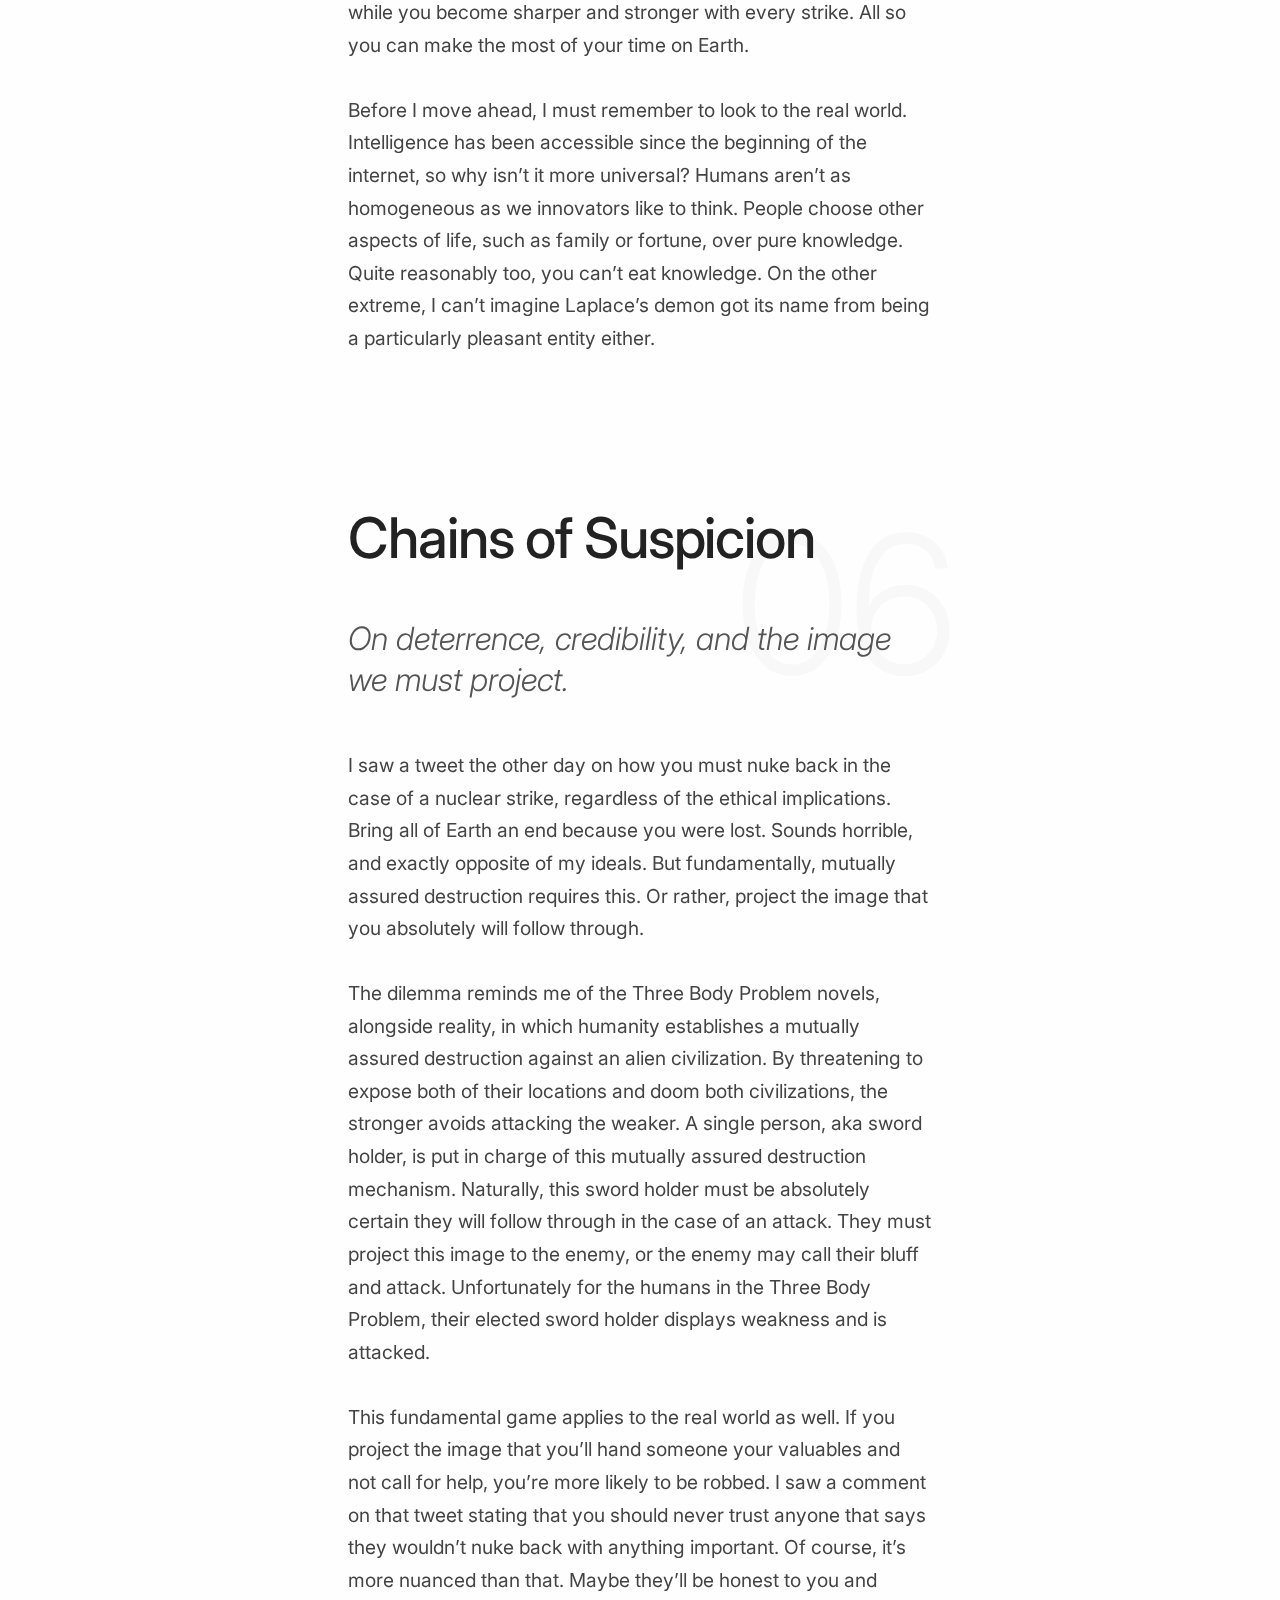
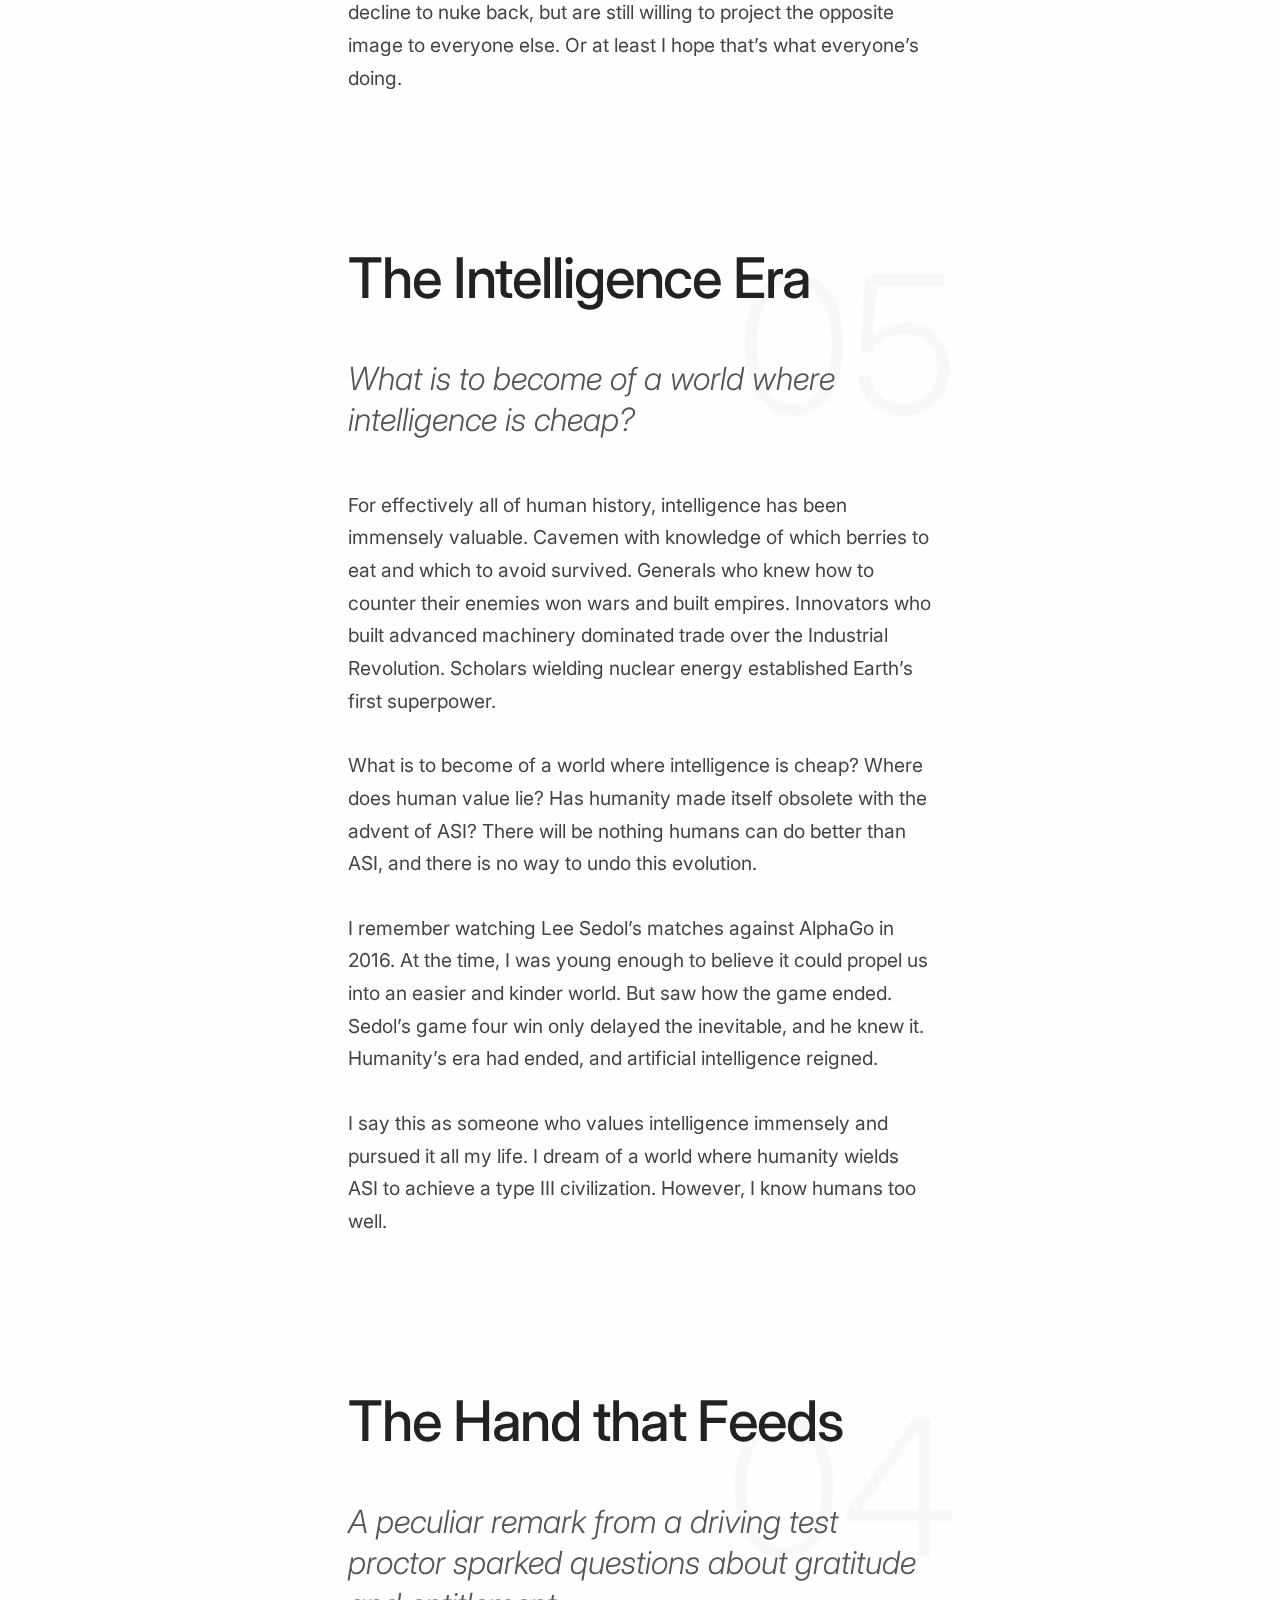
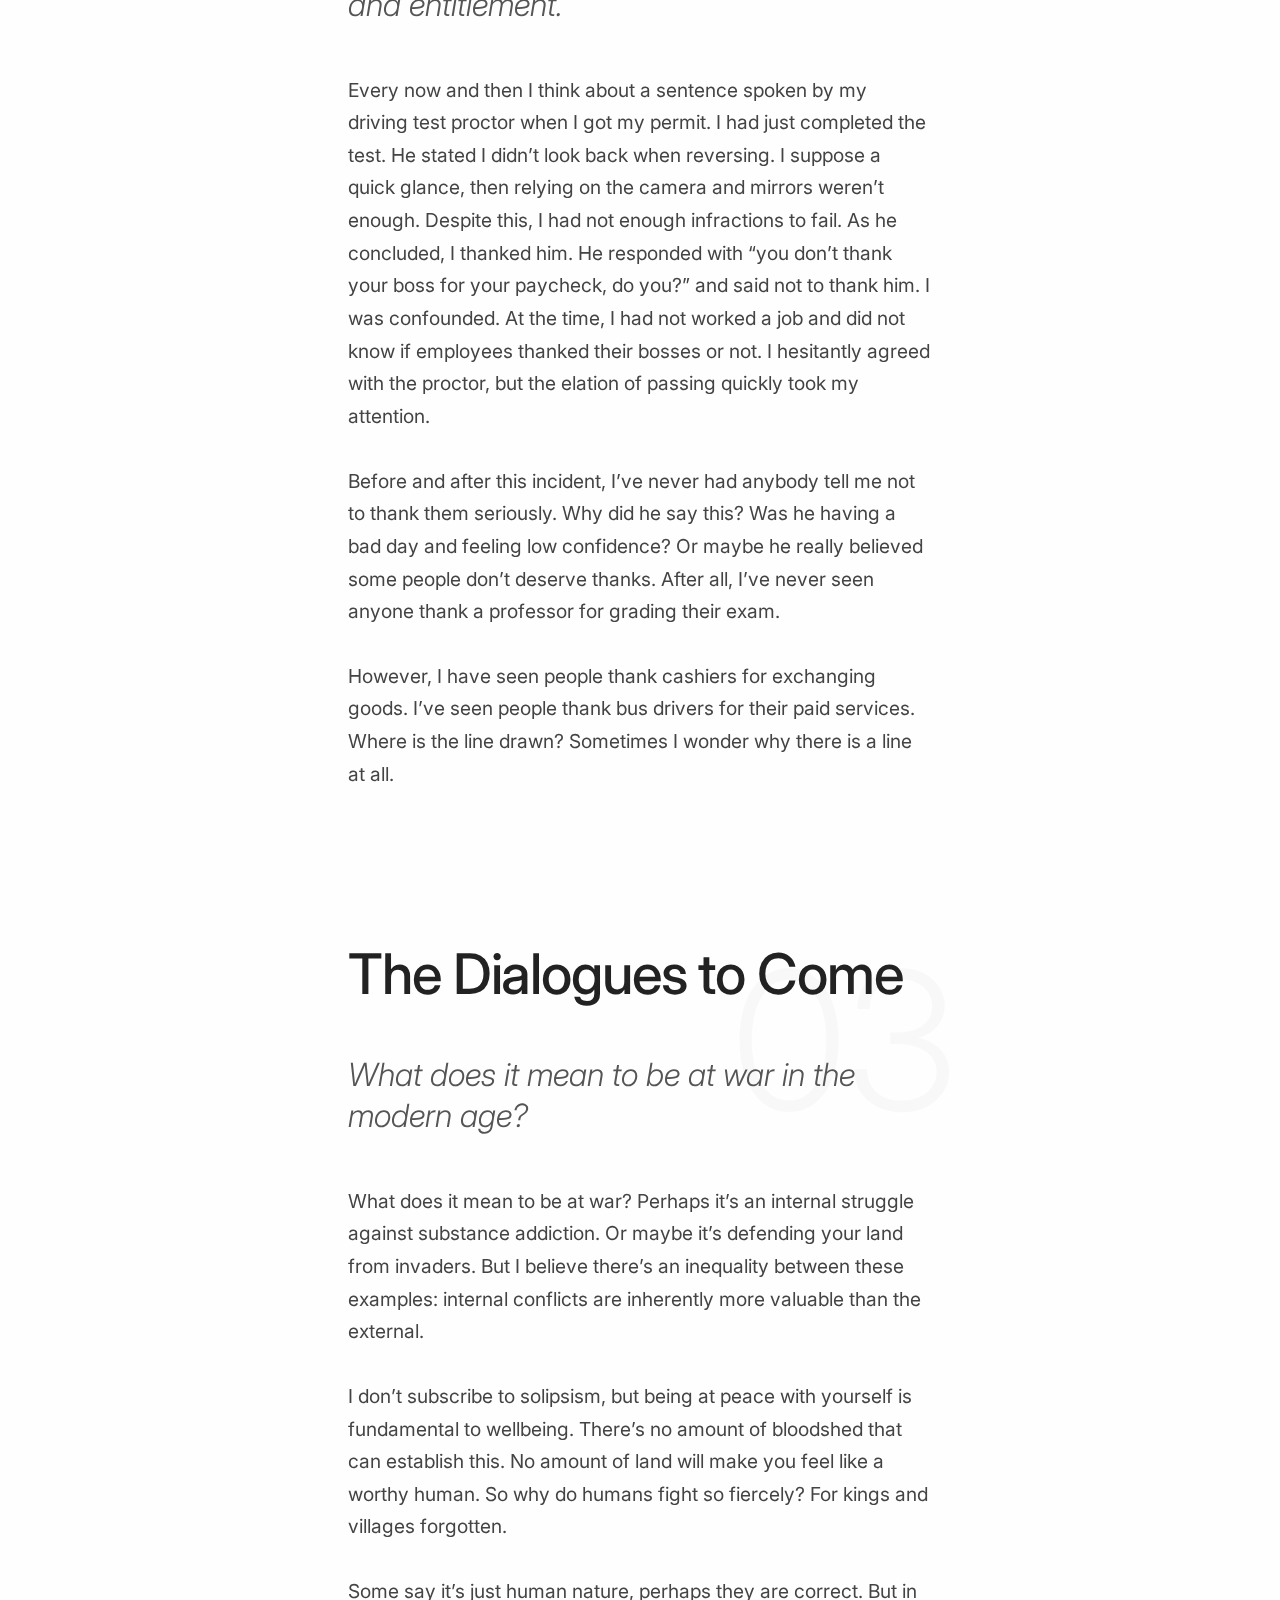
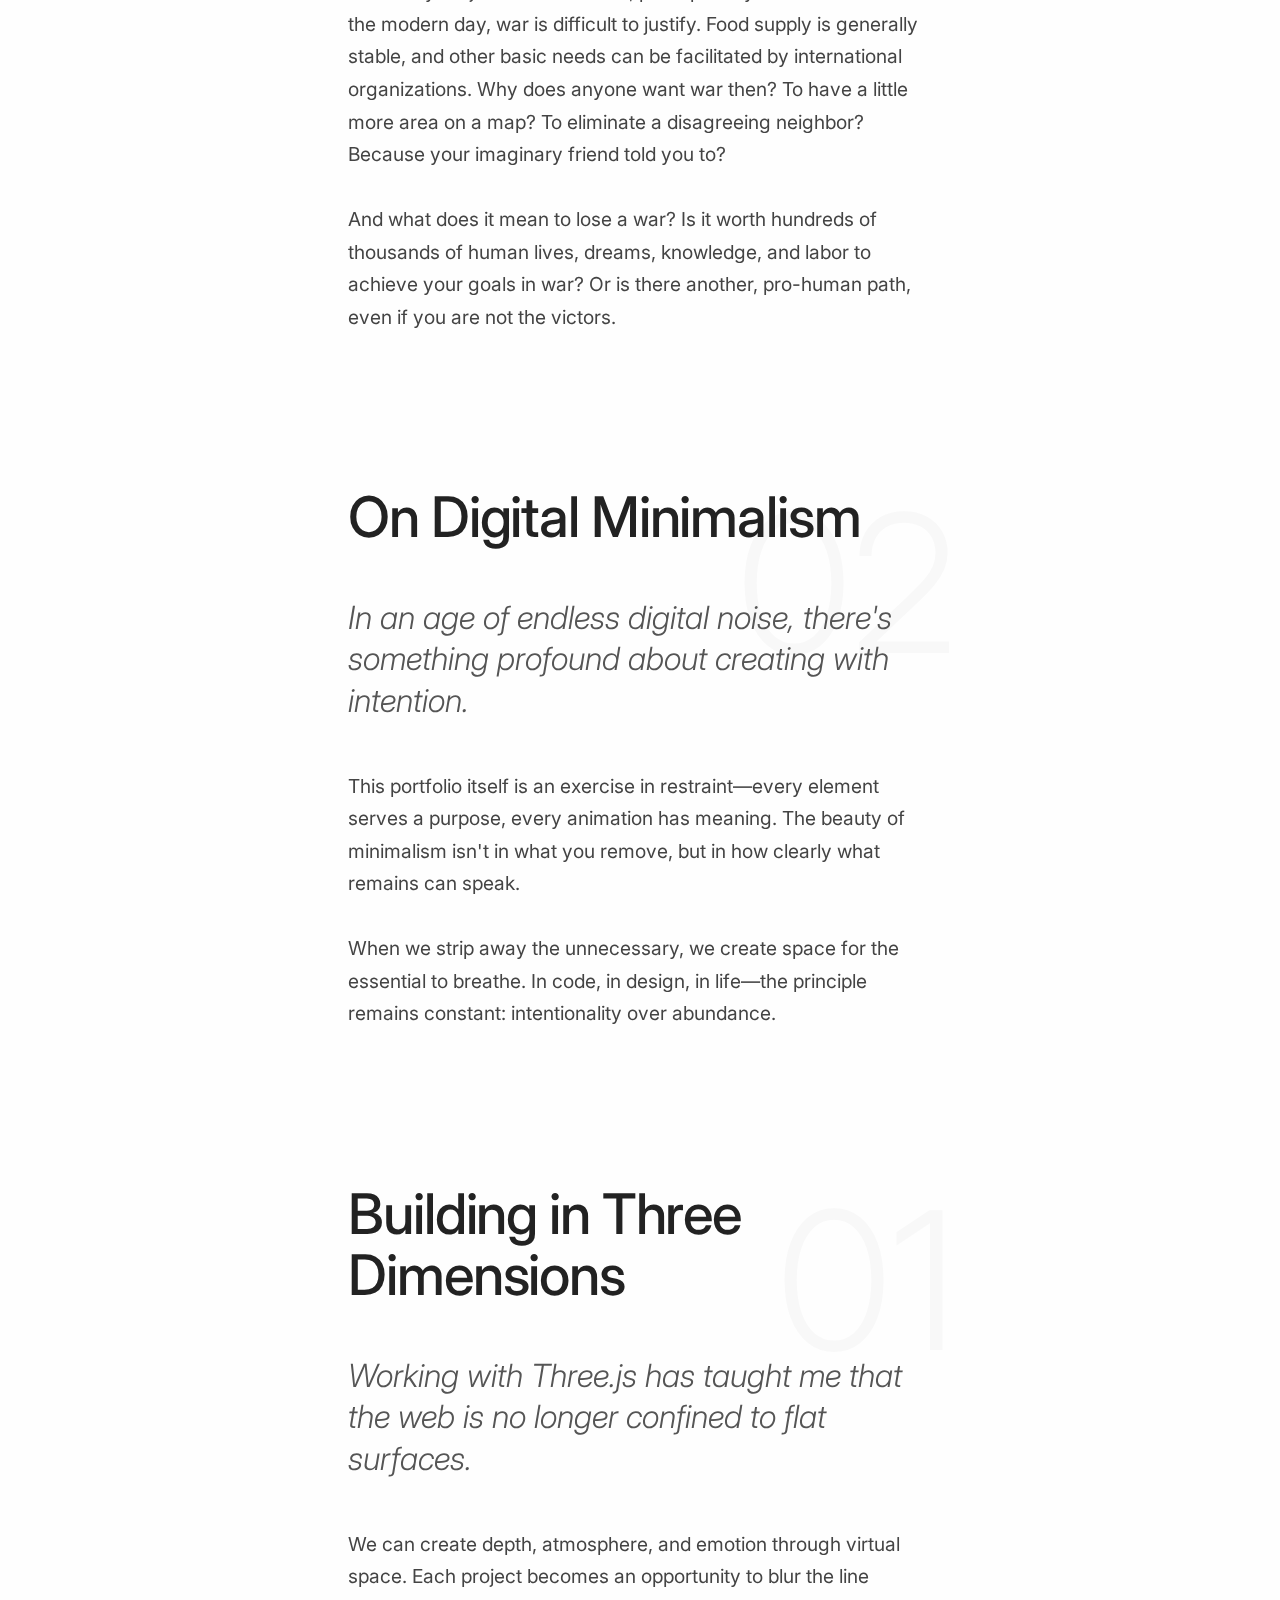
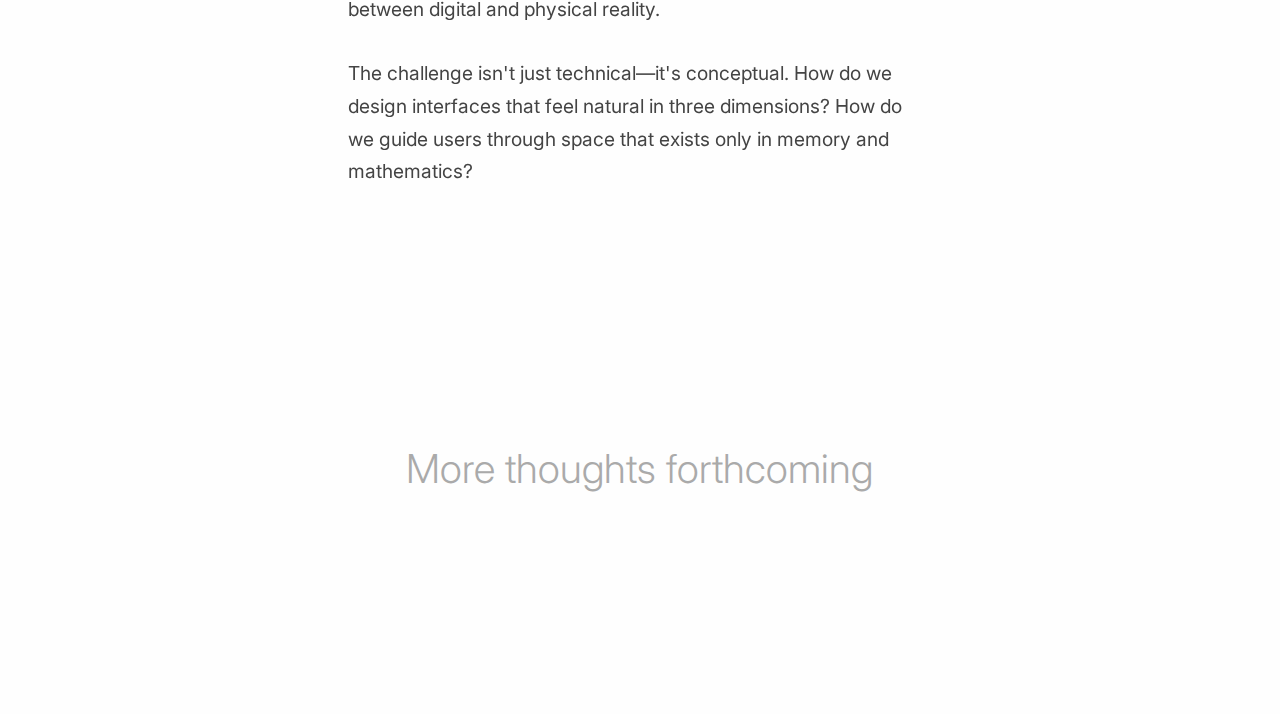
<file: journal.html>
<!DOCTYPE html>
<html lang="en">
<head>
    <meta charset="UTF-8">
    <meta name="viewport" content="width=device-width, initial-scale=1.0">
    <title>Journal - Dhruvik Patel</title>
    <meta property="og:type" content="website">
    <meta name="description" content="Thoughts and reflections by Dhruvik Patel">
    
    <!-- DNS prefetch for performance -->
    <link rel="dns-prefetch" href="//fonts.googleapis.com">
    <link rel="dns-prefetch" href="//fonts.gstatic.com">
    <link rel="preconnect" href="https://fonts.googleapis.com">
    <link rel="preconnect" href="https://fonts.gstatic.com" crossorigin>
    
    <!-- Google Fonts -->
    <link href="https://fonts.googleapis.com/css2?family=Inter:wght@300;400;500;600&display=swap" rel="stylesheet">
    
    <style>
        * {
            margin: 0;
            padding: 0;
            box-sizing: border-box;
        }
        
        body {
            font-family: 'Inter', -apple-system, BlinkMacSystemFont, sans-serif;
            background: #fefefe;
            color: #333;
            overflow-x: hidden;
        }
        
        .nav-home {
            position: fixed;
            top: 40px;
            right: 40px;
            font-size: 0.9em;
            color: #888;
            text-decoration: none;
            z-index: 100;
            transition: color 0.2s ease;
        }
        
        .nav-home:hover {
            color: #333;
        }
        
        .masthead {
            height: 60vh;
            display: flex;
            flex-direction: column;
            justify-content: center;
            padding: 0 8vw;
            border-bottom: 1px solid #f0f0f0;
            position: relative;
        }
        
        .masthead h1 {
            font-size: clamp(3rem, 8vw, 8rem);
            font-weight: 300;
            line-height: 1;
            letter-spacing: -0.02em;
            color: #222;
            margin-bottom: 2rem;
        }
        
        .masthead-subtitle {
            font-size: clamp(1.1rem, 2.5vw, 1.8rem);
            font-weight: 400;
            color: #666;
            max-width: 50%;
            line-height: 1.4;
        }
        
        .journal-container {
            display: grid;
            grid-template-columns: 1fr 3fr 1fr;
            gap: 4vw;
            padding: 8vw;
            min-height: 100vh;
        }
        
        .sidebar-left {
            position: sticky;
            top: 8vw;
            height: fit-content;
        }
        
        .date-marker {
            writing-mode: vertical-rl;
            text-orientation: mixed;
            font-size: clamp(0.8rem, 1.5vw, 1rem);
            font-weight: 300;
            color: #aaa;
            letter-spacing: 0.2em;
            margin-bottom: 4rem;
            opacity: 0;
            transition: opacity 0.3s ease;
        }
        
        .date-marker.active {
            opacity: 1;
        }
        
        .main-content {
            max-width: none;
        }
        
        .entry {
            margin-bottom: 12vw;
            position: relative;
        }
        
        .entry-title {
            font-size: clamp(2rem, 5vw, 3.5rem);
            font-weight: 500;
            line-height: 1.1;
            color: #222;
            margin-bottom: 3rem;
            letter-spacing: -0.02em;
        }
        
        .entry-title a {
            color: #222;
            text-decoration: none;
            transition: opacity 0.3s ease;
        }
        
        .entry-title a:hover {
            opacity: 0.7;
        }
        
        .entry-lead {
            font-size: clamp(1.3rem, 3vw, 2rem);
            font-weight: 300;
            line-height: 1.3;
            color: #555;
            margin-bottom: 3rem;
            font-style: italic;
        }
        
        .entry-content {
            font-size: clamp(1rem, 2vw, 1.2rem);
            line-height: 1.7;
            color: #444;
        }
        
        .entry-content p {
            margin-bottom: 2rem;
        }
        
        .entry-content p:last-child {
            margin-bottom: 0;
        }
        
        .entry-number {
            position: absolute;
            right: -2vw;
            top: 0;
            font-size: clamp(8rem, 15vw, 12rem);
            font-weight: 300;
            color: #f8f8f8;
            line-height: 1;
            z-index: -1;
        }
        
        .sidebar-right {
            position: sticky;
            top: 8vw;
            height: fit-content;
            display: flex;
            flex-direction: column;
            align-items: flex-end;
        }
        
        .reading-progress {
            width: 2px;
            height: 60vh;
            background: #f0f0f0;
            position: relative;
        }
        
        .progress-bar {
            width: 100%;
            background: #333;
            height: 0%;
            transition: height 0.1s ease;
        }
        
        .coming-soon {
            text-align: center;
            padding: 8vw 0;
            grid-column: 2;
        }
        
        .coming-soon h2 {
            font-size: clamp(1.5rem, 4vw, 2.5rem);
            font-weight: 300;
            color: #aaa;
            margin-bottom: 1rem;
        }
        
        .coming-soon p {
            font-size: clamp(1rem, 2vw, 1.2rem);
            color: #ccc;
            font-weight: 300;
        }
        
        @media (max-width: 1024px) {
            .journal-container {
                grid-template-columns: 1fr;
                gap: 2vw;
                padding: 6vw;
            }
            
            .sidebar-left,
            .sidebar-right {
                display: none;
            }
            
            .masthead-subtitle {
                max-width: 80%;
            }
            
            .entry {
                margin-bottom: 8vw;
            }
            

            
            .coming-soon {
                grid-column: 1;
            }
        }
        
        @media (max-width: 768px) {
            .nav-home {
                top: 20px;
                right: 20px;
            }
            
            .masthead {
                padding: 0 4vw;
                height: 50vh;
            }
            
            .journal-container {
                padding: 4vw;
            }
            
            .masthead-subtitle {
                max-width: 100%;
            }
        }

        /* Minimap navbar (lightweight, inline) */
        .minimap {
            position: fixed;
            top: 40px;
            left: 40px;
            width: 120px;
            height: 120px;
            z-index: 300;
            pointer-events: auto;
        }
        .minimap .mm-shell {
            position: absolute;
            inset: 0;
            border-radius: 50%;
            border: none;
            background: transparent;
            box-shadow: none;
            z-index: 0;
        }
        .minimap .mm-label {
            position: absolute;
            top: -34px;
            left: 0;
            transform: translateX(-8px);
            background: #fff;
            color: #333;
            border: 1px solid #ddd;
            border-radius: 999px;
            padding: 6px 12px;
            font-size: 0.95rem;
            box-shadow: 0 2px 8px rgba(0,0,0,0.06);
            white-space: nowrap;
        }
        .minimap .mm-center {
            position: absolute;
            inset: 0;
            display: flex;
            align-items: center;
            justify-content: center;
            pointer-events: none;
        }
        .minimap .mm-home { width: 40px; height: 40px; border-radius: 50%; display: flex; align-items: center; justify-content: center; text-decoration: none; pointer-events: auto; z-index: 3; }
        .minimap .mm-ring { position: absolute; border: 1px solid #333; border-radius: 50%; pointer-events: none; z-index: 1; }
        .minimap .mm-pointer {
            width: 22px;
            height: 22px;
            transition: transform 0.25s ease;
        }
        @media (prefers-reduced-motion: reduce) {
            .minimap .mm-pointer { transition: none !important; }
        }
        .minimap .mm-item {
            position: absolute;
            width: 36px;
            height: 36px;
            border-radius: 999px;
            background: #fff;
            border: 1px solid #ddd;
            display: flex;
            align-items: center;
            justify-content: center;
            color: #333;
            text-decoration: none;
            box-shadow: 0 2px 8px rgba(0,0,0,0.05);
            z-index: 2;
        }
        .minimap .mm-item.is-active { border-color: #111; }
    </style>
</head>
<body>
    <nav class="minimap" id="minimap" role="navigation" aria-label="Site">
        <div class="mm-shell"></div>
        

        <!-- Orbit items -->
        <a class="mm-item" href="projects.html" data-angle="-90" aria-label="Projects" title="Projects">
            <svg width="18" height="18" viewBox="0 0 24 24" aria-hidden="true">
                <rect x="4" y="4" width="6" height="6" rx="1" fill="none" stroke="#333" stroke-width="1.5"/>
                <rect x="14" y="4" width="6" height="6" rx="1" fill="none" stroke="#333" stroke-width="1.5"/>
                <rect x="4" y="14" width="6" height="6" rx="1" fill="none" stroke="#333" stroke-width="1.5"/>
                <rect x="14" y="14" width="6" height="6" rx="1" fill="none" stroke="#333" stroke-width="1.5"/>
            </svg>
        </a>
        <a class="mm-item" href="journal.html" data-angle="180" aria-label="Journal" title="Journal">
            <svg width="18" height="18" viewBox="0 0 24 24" aria-hidden="true">
                <path d="M6 3h11a2 2 0 0 1 2 2v16l-5-3-5 3V5a2 2 0 0 0-2-2z" fill="none" stroke="#333" stroke-width="1.5"/>
            </svg>
        </a>
        <a class="mm-item" href="about.html" data-angle="0" aria-label="About" title="About">
            <svg width="18" height="18" viewBox="0 0 24 24" aria-hidden="true">
                <circle cx="12" cy="8" r="3" fill="none" stroke="#333" stroke-width="1.5"/>
                <path d="M5 20c1.5-4 12.5-4 14 0" fill="none" stroke="#333" stroke-width="1.5"/>
            </svg>
        </a>
        <a class="mm-item" href="contact.html" data-angle="90" aria-label="Contact" title="Contact">
            <svg width="18" height="18" viewBox="0 0 24 24" aria-hidden="true">
                <rect x="3" y="5" width="18" height="14" rx="2" fill="none" stroke="#333" stroke-width="1.5"/>
                <path d="M4 7l8 6 8-6" fill="none" stroke="#333" stroke-width="1.5"/>
            </svg>
        </a>

        <!-- Center ring + pointer -->
        <div class="mm-center">
            <div class="mm-ring" id="mmRing"></div>
            <a href="index.html" class="mm-home" aria-label="Home">
                <svg class="mm-pointer" viewBox="0 0 24 24" aria-hidden="true">
                    <path d="M12 4 L16 11 L12 9 L8 11 Z" fill="#fff" stroke="#333" stroke-width="1.5"/>
                </svg>
            </a>
        </div>
    </nav>
    <script>
        // Lightweight minimap logic (no dependencies)
        (function() {
            const nav = document.getElementById('minimap');
            if (!nav) return;
            const items = nav.querySelectorAll('.mm-item');
            const pointer = nav.querySelector('.mm-pointer');
            const ring = document.getElementById('mmRing');

            function layoutItems() {
                const rect = nav.getBoundingClientRect();
                const cx = rect.width / 2;
                const cy = rect.height / 2;
                const itemHalf = 18; // 36px buttons
                const radius = Math.min(cx, cy) - itemHalf - 2; // larger ring for more spacing
                items.forEach(el => {
                    const deg = Number(el.getAttribute('data-angle')) || 0;
                    const rad = (deg * Math.PI) / 180;
                    const x = cx + radius * Math.cos(rad) - itemHalf;
                    const y = cy + radius * Math.sin(rad) - itemHalf;
                    el.style.left = x + 'px';
                    el.style.top = y + 'px';
                });
                // size the inner ring to intersect buttons (through their centers)
                if (ring) {
                    const d = radius * 2;
                    ring.style.width = d + 'px';
                    ring.style.height = d + 'px';
                    ring.style.left = (cx - radius) + 'px';
                    ring.style.top = (cy - radius) + 'px';
                }
            }

            function rotatePointerTo(deg) {
                if (!pointer) return;
                const normalized = ((deg % 360) + 360) % 360;
                pointer.style.transform = 'rotate(' + (normalized + 90) + 'deg)';
            }

            function setActiveFromPath() {
                const file = (location.pathname.split('/').pop() || '').toLowerCase();
                let active = null;
                items.forEach(el => {
                    const href = (el.getAttribute('href') || '').toLowerCase();
                    const isActive = href === file;
                    el.classList.toggle('is-active', isActive);
                    if (isActive) active = el;
                });
                // Default to Journal if nothing matched (e.g., local preview)
                if (!active) {
                    active = Array.from(items).find(el => (el.getAttribute('href')||'').toLowerCase().includes('journal.html')) || items[0];
                    if (active) active.classList.add('is-active');
                }
                if (active) {
                    const angle = Number(active.getAttribute('data-angle')) || 0;
                    rotatePointerTo(angle);
                    active.setAttribute('aria-current', 'page');
                }
            }

            // Hover/focus preview
            items.forEach(el => {
                const preview = () => {
                    const angle = Number(el.getAttribute('data-angle')) || 0;
                    rotatePointerTo(angle);
                };
                el.addEventListener('mouseenter', preview);
                el.addEventListener('focus', preview);
                el.addEventListener('mouseleave', setActiveFromPath);
                el.addEventListener('blur', setActiveFromPath);
            });

            window.addEventListener('resize', layoutItems, { passive: true });
            layoutItems();
            setActiveFromPath();
        })();
    </script>
    
    <header class="masthead">
        <h1>Journal</h1>
        <div class="masthead-subtitle">Reflections at the intersection of technology and the human condition</div>
    </header>
    
    <div class="journal-container">
        <aside class="sidebar-left">
            <div class="date-marker" data-month="sep-2025">SEP 2025</div>
            <div class="date-marker" data-month="aug-2025">AUG 2025</div>
            <div class="date-marker" data-month="jul-2025">JUL 2025</div>
            <div class="date-marker" data-month="jun-2025">JUN 2025</div>
            <div class="date-marker" data-month="may-2025">MAY 2025</div>
        </aside>
        
        <main class="main-content">
            <!-- New entries added below -->
            <article class="entry" data-month="sep-2025">
                <div class="entry-number">07</div>
                <h2 class="entry-title"><a href="#">Weapons of Mass Education</a></h2>
                <div class="entry-lead">On wielding AI to turn knowledge into character and impact.</div>
                <div class="entry-content">
                    <p>I’ve always respected knowledge and its pursuit above all. However, I find myself in a position where I have knowledge with no realized benefit to myself or the world. Maybe not so strange when nearly all university students encounter this, but I can’t help thinking about it. If everything goes to plan, this period should end in a few years.</p>
                    <p>But why wait? We are in the intelligence era after all, and that doesn’t quite agree with my pursuit of knowledge, at least conventionally. I could go on about how large language models are killing human creativity and reasoning, but I want to talk about the opportunities today.</p>
                    <p>In the intelligence era, there are few differences between a highly educated and uneducated person. Where people begin to differ is largely in characteristics like ambition, discipline, and integrity. And I, among many others, see an opportunity here: to leverage large language models not only for intelligence itself, but to foster traits to elevate humans to their highest potentials. Imagine artificial intelligence as a weapon to cut through the mundane while you become sharper and stronger with every strike. All so you can make the most of your time on Earth.</p>
                    <p>Before I move ahead, I must remember to look to the real world. Intelligence has been accessible since the beginning of the internet, so why isn’t it more universal? Humans aren’t as homogeneous as we innovators like to think. People choose other aspects of life, such as family or fortune, over pure knowledge. Quite reasonably too, you can’t eat knowledge. On the other extreme, I can’t imagine Laplace’s demon got its name from being a particularly pleasant entity either.</p>
                </div>
            </article>
            
            <article class="entry" data-month="aug-2025">
                <div class="entry-number">06</div>
                <h2 class="entry-title"><a href="#">Chains of Suspicion</a></h2>
                <div class="entry-lead">On deterrence, credibility, and the image we must project.</div>
                <div class="entry-content">
                    <p>I saw a tweet the other day on how you must nuke back in the case of a nuclear strike, regardless of the ethical implications. Bring all of Earth an end because you were lost. Sounds horrible, and exactly opposite of my ideals. But fundamentally, mutually assured destruction requires this. Or rather, project the image that you absolutely will follow through.</p>
                    <p>The dilemma reminds me of the Three Body Problem novels, alongside reality, in which humanity establishes a mutually assured destruction against an alien civilization. By threatening to expose both of their locations and doom both civilizations, the stronger avoids attacking the weaker. A single person, aka sword holder, is put in charge of this mutually assured destruction mechanism. Naturally, this sword holder must be absolutely certain they will follow through in the case of an attack. They must project this image to the enemy, or the enemy may call their bluff and attack. Unfortunately for the humans in the Three Body Problem, their elected sword holder displays weakness and is attacked.</p>
                    <p>This fundamental game applies to the real world as well. If you project the image that you’ll hand someone your valuables and not call for help, you’re more likely to be robbed. I saw a comment on that tweet stating that you should never trust anyone that says they wouldn’t nuke back with anything important. Of course, it’s more nuanced than that. Maybe they’ll be honest to you and decline to nuke back, but are still willing to project the opposite image to everyone else. Or at least I hope that’s what everyone’s doing.</p>
                </div>
            </article>

            <article class="entry" data-month="jul-2025">
                <div class="entry-number">05</div>
                <h2 class="entry-title"><a href="#">The Intelligence Era</a></h2>
                <div class="entry-lead">What is to become of a world where intelligence is cheap?</div>
                <div class="entry-content">
                    <p>For effectively all of human history, intelligence has been immensely valuable. Cavemen with knowledge of which berries to eat and which to avoid survived. Generals who knew how to counter their enemies won wars and built empires. Innovators who built advanced machinery dominated trade over the Industrial Revolution. Scholars wielding nuclear energy established Earth’s first superpower.</p>
                    <p>What is to become of a world where intelligence is cheap? Where does human value lie? Has humanity made itself obsolete with the advent of ASI? There will be nothing humans can do better than ASI, and there is no way to undo this evolution.</p>
                    <p>I remember watching Lee Sedol’s matches against AlphaGo in 2016. At the time, I was young enough to believe it could propel us into an easier and kinder world. But saw how the game ended. Sedol’s game four win only delayed the inevitable, and he knew it. Humanity’s era had ended, and artificial intelligence reigned.</p>
                    <p>I say this as someone who values intelligence immensely and pursued it all my life. I dream of a world where humanity wields ASI to achieve a type III civilization. However, I know humans too well.</p>
                </div>
            </article>

            <article class="entry" data-month="jun-2025">
                <div class="entry-number">04</div>
                <h2 class="entry-title"><a href="#">The Hand that Feeds</a></h2>
                <div class="entry-lead">A peculiar remark from a driving test proctor sparked questions about gratitude and entitlement.</div>
                <div class="entry-content">
                    <p>Every now and then I think about a sentence spoken by my driving test proctor when I got my permit. I had just completed the test. He stated I didn’t look back when reversing. I suppose a quick glance, then relying on the camera and mirrors weren’t enough. Despite this, I had not enough infractions to fail. As he concluded, I thanked him. He responded with “you don’t thank your boss for your paycheck, do you?” and said not to thank him. I was confounded. At the time, I had not worked a job and did not know if employees thanked their bosses or not. I hesitantly agreed with the proctor, but the elation of passing quickly took my attention.</p>
                    <p>Before and after this incident, I’ve never had anybody tell me not to thank them seriously. Why did he say this? Was he having a bad day and feeling low confidence? Or maybe he really believed some people don’t deserve thanks. After all, I’ve never seen anyone thank a professor for grading their exam.</p>
                    <p>However, I have seen people thank cashiers for exchanging goods. I’ve seen people thank bus drivers for their paid services. Where is the line drawn? Sometimes I wonder why there is a line at all.</p>
                </div>
            </article>

            <article class="entry" data-month="jun-2025">
                <div class="entry-number">03</div>
                <h2 class="entry-title"><a href="#">The Dialogues to Come</a></h2>
                <div class="entry-lead">What does it mean to be at war in the modern age?</div>
                <div class="entry-content">
                    <p>What does it mean to be at war? Perhaps it’s an internal struggle against substance addiction. Or maybe it’s defending your land from invaders. But I believe there’s an inequality between these examples: internal conflicts are inherently more valuable than the external.</p>
                    <p>I don’t subscribe to solipsism, but being at peace with yourself is fundamental to wellbeing. There’s no amount of bloodshed that can establish this. No amount of land will make you feel like a worthy human. So why do humans fight so fiercely? For kings and villages forgotten.</p>
                    <p>Some say it’s just human nature, perhaps they are correct. But in the modern day, war is difficult to justify. Food supply is generally stable, and other basic needs can be facilitated by international organizations. Why does anyone want war then? To have a little more area on a map? To eliminate a disagreeing neighbor? Because your imaginary friend told you to?</p>
                    <p>And what does it mean to lose a war? Is it worth hundreds of thousands of human lives, dreams, knowledge, and labor to achieve your goals in war? Or is there another, pro-human path, even if you are not the victors.</p>
                </div>
            </article>
            
            <article class="entry" data-month="may-2025">
                <div class="entry-number">02</div>
                <h2 class="entry-title"><a href="#">On Digital Minimalism</a></h2>
                <div class="entry-lead">In an age of endless digital noise, there's something profound about creating with intention.</div>
                <div class="entry-content">
                    <p>This portfolio itself is an exercise in restraint—every element serves a purpose, every animation has meaning. The beauty of minimalism isn't in what you remove, but in how clearly what remains can speak.</p>
                    <p>When we strip away the unnecessary, we create space for the essential to breathe. In code, in design, in life—the principle remains constant: intentionality over abundance.</p>
                </div>
            </article>
            
            <article class="entry" data-month="may-2025">
                <div class="entry-number">01</div>
                <h2 class="entry-title"><a href="#">Building in Three Dimensions</a></h2>
                <div class="entry-lead">Working with Three.js has taught me that the web is no longer confined to flat surfaces.</div>
                <div class="entry-content">
                    <p>We can create depth, atmosphere, and emotion through virtual space. Each project becomes an opportunity to blur the line between digital and physical reality.</p>
                    <p>The challenge isn't just technical—it's conceptual. How do we design interfaces that feel natural in three dimensions? How do we guide users through space that exists only in memory and mathematics?</p>
                </div>
            </article>
            
            <div class="coming-soon">
                <h2>More thoughts forthcoming</h2>
            </div>
        </main>
        
        <aside class="sidebar-right">
            <div class="reading-progress">
                <div class="progress-bar"></div>
            </div>
        </aside>
    </div>
    
    <script>
        // Reading progress and date marker functionality
        function updatePageElements() {
            // Update reading progress
            const scrollPercent = (window.scrollY / (document.body.scrollHeight - window.innerHeight)) * 100;
            const progressBar = document.querySelector('.progress-bar');
            if (progressBar) {
                progressBar.style.height = Math.min(scrollPercent, 100) + '%';
            }
            
            // Update date markers based on visible entries
            const entries = document.querySelectorAll('.entry[data-month]');
            const dateMarkers = document.querySelectorAll('.date-marker[data-month]');
            
            // Hide all date markers first
            dateMarkers.forEach(marker => marker.classList.remove('active'));
            
            // Find which entry is most visible
            let mostVisibleEntry = null;
            let maxVisibility = 0;
            
            entries.forEach(entry => {
                const rect = entry.getBoundingClientRect();
                const windowHeight = window.innerHeight;
                
                // Calculate how much of the entry is visible
                const entryTop = Math.max(0, rect.top);
                const entryBottom = Math.min(windowHeight, rect.bottom);
                const visibleHeight = Math.max(0, entryBottom - entryTop);
                const visibilityPercent = visibleHeight / windowHeight;
                
                if (visibilityPercent > maxVisibility) {
                    maxVisibility = visibilityPercent;
                    mostVisibleEntry = entry;
                }
            });
            
            // Show the date marker for the most visible entry
            if (mostVisibleEntry) {
                const month = mostVisibleEntry.getAttribute('data-month');
                const correspondingMarker = document.querySelector(`.date-marker[data-month="${month}"]`);
                if (correspondingMarker) {
                    correspondingMarker.classList.add('active');
                }
            }
        }
        
        // Update on scroll and initial load
        window.addEventListener('scroll', updatePageElements);
        window.addEventListener('load', updatePageElements);
        
        // Also update after a short delay to ensure proper initialization
        setTimeout(updatePageElements, 100);
    </script>
</body>
</html>
</file>
